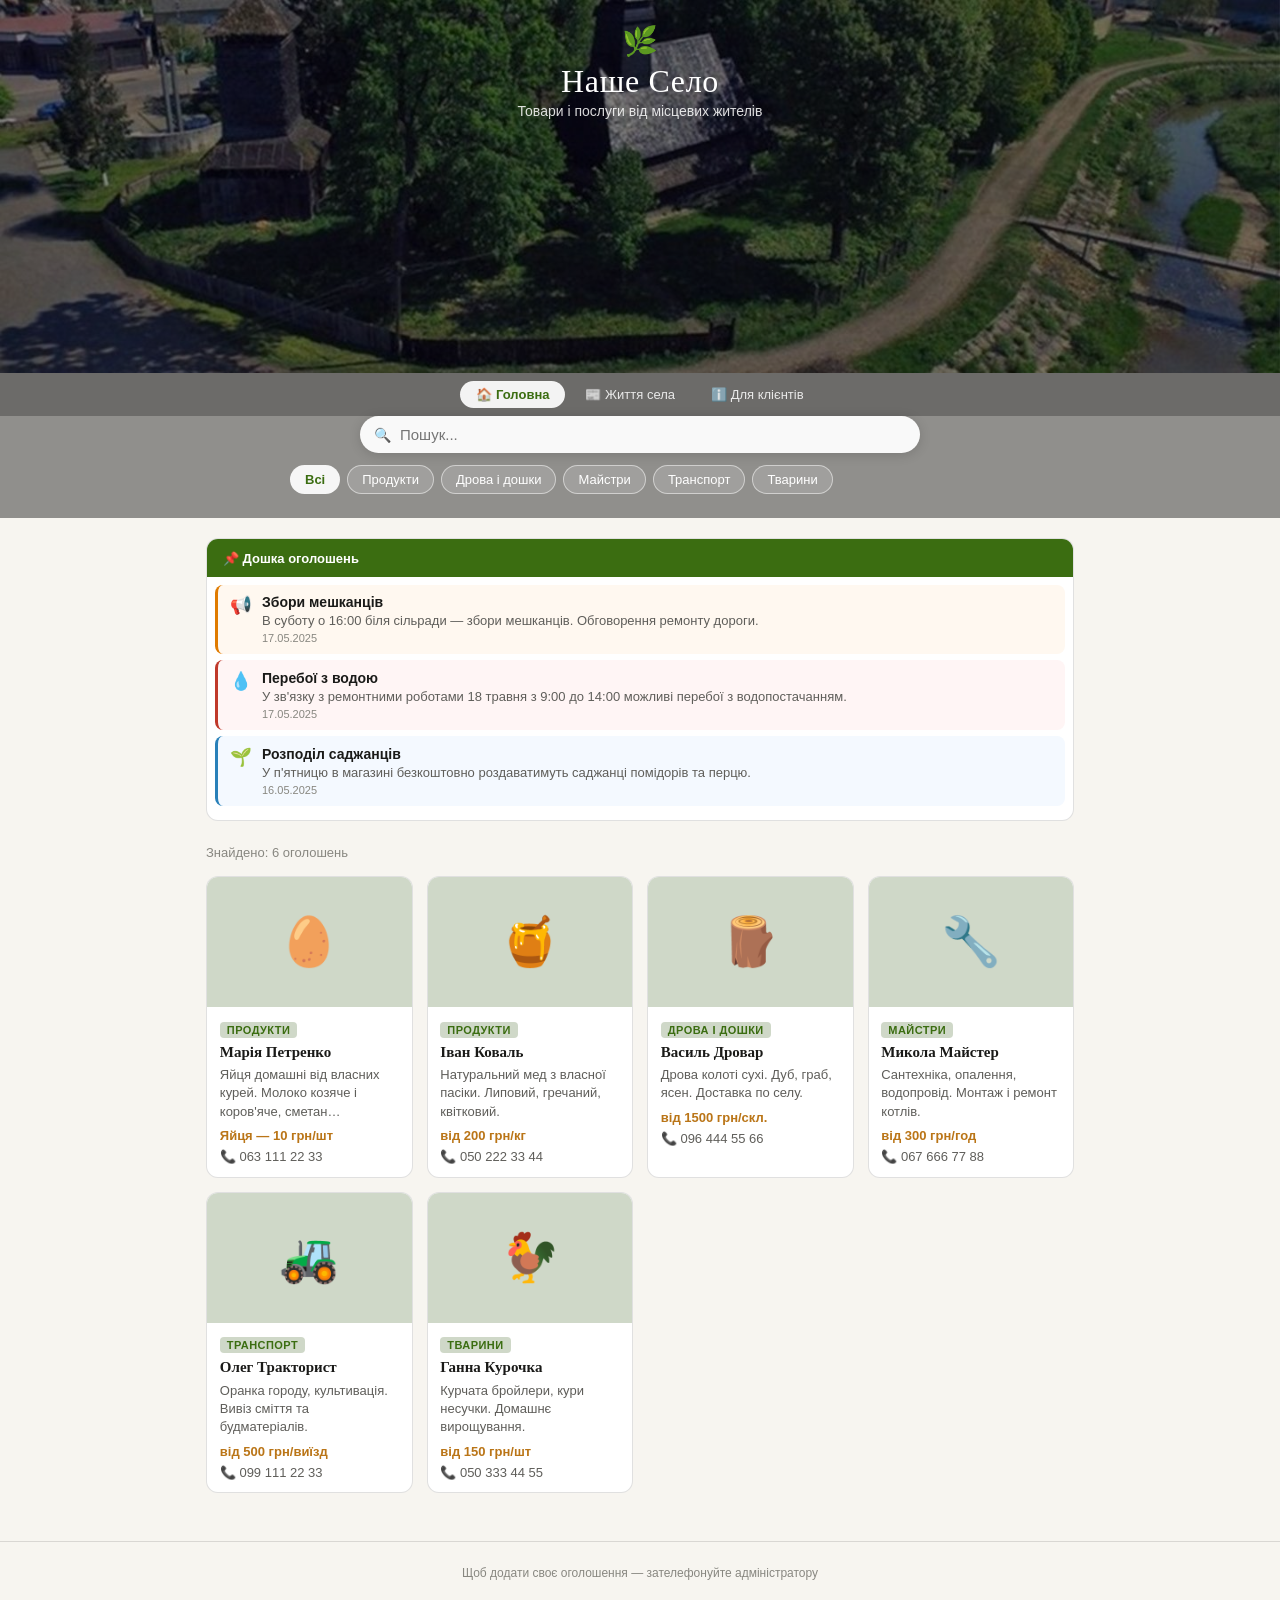
<file: index.html>
<!DOCTYPE html><html lang="uk"><head><meta charset="UTF-8"><meta name="viewport" content="width=device-width,initial-scale=1.0"><title>Наше Село — Товари і Послуги</title><style>:root{--green:#3B6D11;--green-light:rgb(207,216,200);--amber:#BA7517;--text:#1a1a18;--text-muted:#5F5E5A;--text-hint:#888780;--border:rgba(0,0,0,0.12);--bg:#f7f5f0;--radius:12px;}
*{box-sizing:border-box;margin:0;padding:0}
body{font-family:Georgia,'Times New Roman',serif;background:var(--bg);color:var(--text);min-height:100vh}
.site-hero{color:#fff;text-align:center;position:relative}
.hero-bg-img{display:block;width:100%;height:auto;vertical-align:top}
.hero-overlay{position:absolute;top:0;left:0;right:0;z-index:1;padding:1.5rem 1rem 0;display:flex;flex-direction:column;align-items:center}
.hero-tint{position:absolute;inset:0;background:rgba(0,0,0,0.42);z-index:0}
.hero-no-photo{background:var(--green);padding:2rem 1rem 0;display:flex;flex-direction:column;align-items:center}
.site-title{font-size:clamp(1.4rem,4vw,2rem);font-weight:normal;letter-spacing:.02em;margin-bottom:.2rem}
.site-sub{font-size:14px;opacity:.85;font-family:Arial,sans-serif;margin-bottom:1rem}
.header-leaf{font-size:1.8rem;display:block;margin-bottom:.3rem}
.nav-bar{background:rgba(0,0,0,0.25);display:flex;justify-content:center;gap:4px;padding:8px 16px;flex-wrap:wrap;position:relative;z-index:2}
.nav-link{padding:6px 16px;border-radius:20px;font-size:13px;font-family:Arial,sans-serif;color:rgba(255,255,255,0.85);text-decoration:none;transition:all .15s}
.nav-link:hover{background:rgba(255,255,255,0.15);color:#fff}
.nav-link.active{background:rgba(255,255,255,0.92);color:var(--green);font-weight:bold}
.controls{background:transparent;padding:0 1rem 1.25rem;position:relative;z-index:2}
.search-wrap{max-width:560px;margin:0 auto .75rem;position:relative}
.search-wrap input{width:100%;padding:10px 16px 10px 40px;border:none;border-radius:24px;font-size:15px;font-family:Arial,sans-serif;color:var(--text);background:rgba(255,255,255,0.95);outline:none;box-shadow:0 2px 12px rgba(0,0,0,0.15)}
.search-icon{position:absolute;left:14px;top:50%;transform:translateY(-50%);font-size:14px;color:#999}
.cats-scroll{display:flex;gap:7px;overflow-x:auto;padding-bottom:4px;max-width:700px;margin:0 auto;scrollbar-width:none}
.cats-scroll::-webkit-scrollbar{display:none}
.cat-btn{white-space:nowrap;padding:6px 14px;border:1.5px solid rgba(255,255,255,0.5);border-radius:20px;font-size:13px;font-family:Arial,sans-serif;cursor:pointer;background:rgba(255,255,255,0.15);color:#fff;transition:all .15s;flex-shrink:0}
.cat-btn.active{background:rgba(255,255,255,0.92);color:var(--green);border-color:transparent;font-weight:bold}
.main{max-width:900px;margin:0 auto;padding:1.25rem 1rem 3rem}
.count-line{font-size:13px;color:var(--text-hint);font-family:Arial,sans-serif;margin-bottom:1rem}
.news-board{background:#fff;border:1px solid var(--border);border-radius:var(--radius);margin-bottom:1.5rem;overflow:hidden}
.news-board-header{background:var(--green);color:#fff;padding:.7rem 1rem;font-family:Arial,sans-serif;font-size:13px;font-weight:bold;display:flex;align-items:center;gap:6px}
.news-list{padding:.5rem}
.news-item{padding:.6rem .75rem;border-radius:8px;margin-bottom:.4rem;display:flex;align-items:flex-start;gap:10px;border-left:3px solid #ddd}
.news-item.normal{border-left-color:#2980b9;background:#f4f9ff}
.news-item.important{border-left-color:#e07b00;background:#fff8f0}
.news-item.urgent{border-left-color:#c0392b;background:#fff5f5}
.news-emoji{font-size:1.1rem;flex-shrink:0;margin-top:1px}
.news-body{flex:1}
.news-title{font-size:14px;font-weight:bold;font-family:Arial,sans-serif;color:var(--text);margin-bottom:2px}
.news-text{font-size:13px;font-family:Arial,sans-serif;color:var(--text-muted);line-height:1.4}
.news-date{font-size:11px;color:var(--text-hint);font-family:Arial,sans-serif;margin-top:2px}
.grid{display:grid;grid-template-columns:repeat(auto-fill,minmax(200px,1fr));gap:14px}
.card{background:#fff;border:1px solid var(--border);border-radius:var(--radius);overflow:hidden;cursor:pointer;transition:box-shadow .2s,transform .15s}
.card:hover{box-shadow:0 4px 20px rgba(0,0,0,0.1);transform:translateY(-2px)}
.card-img{width:100%;height:130px;background:var(--green-light);display:flex;align-items:center;justify-content:center;font-size:3rem;overflow:hidden}
.card-img img{width:100%;height:100%;object-fit:cover}
.card-body{padding:.8rem}
.card-tag{font-size:11px;font-family:Arial,sans-serif;font-weight:bold;text-transform:uppercase;letter-spacing:.04em;color:var(--green);background:var(--green-light);padding:2px 7px;border-radius:4px;margin-bottom:5px;display:inline-block}
.card-name{font-size:15px;font-weight:bold;margin-bottom:4px;line-height:1.3}
.card-desc{font-size:13px;color:var(--text-muted);font-family:Arial,sans-serif;line-height:1.4;margin-bottom:7px}
.card-price{font-size:13px;font-family:Arial,sans-serif;color:var(--amber);font-weight:bold;margin-bottom:6px}
.card-phone{font-size:13px;font-family:Arial,sans-serif;color:var(--text-muted)}
.modal-overlay{display:none;position:fixed;inset:0;background:rgba(0,0,0,0.5);z-index:100;align-items:center;justify-content:center;padding:1rem}
.modal-overlay.open{display:flex}
.modal{background:#fff;border-radius:var(--radius);max-width:400px;width:100%;overflow:hidden;animation:fU .2s ease}
@keyframes fU{from{opacity:0;transform:translateY(20px)}to{opacity:1;transform:translateY(0)}}
.modal-img{width:100%;height:170px;background:var(--green-light);display:flex;align-items:center;justify-content:center;font-size:4.5rem;position:relative;overflow:hidden}
.modal-img img{width:100%;height:100%;object-fit:cover}
.modal-close{position:absolute;top:8px;right:8px;background:rgba(255,255,255,.9);border:none;border-radius:50%;width:30px;height:30px;font-size:16px;cursor:pointer;line-height:30px;text-align:center}
.modal-body{padding:1.1rem}
.modal-tag{font-size:11px;font-family:Arial,sans-serif;font-weight:bold;text-transform:uppercase;color:var(--green);background:var(--green-light);padding:2px 7px;border-radius:4px;margin-bottom:7px;display:inline-block}
.modal-name{font-size:18px;font-weight:bold;margin-bottom:5px}
.modal-desc{font-size:13px;color:var(--text-muted);font-family:Arial,sans-serif;line-height:1.55;margin-bottom:9px}
.modal-price{font-size:14px;font-family:Arial,sans-serif;color:var(--amber);font-weight:bold;margin-bottom:12px}
.modal-phone-btn{display:block;width:100%;padding:11px;background:var(--green);color:#fff;border:none;border-radius:8px;font-size:15px;font-family:Arial,sans-serif;cursor:pointer;text-decoration:none;text-align:center}
.empty{text-align:center;padding:3rem 1rem;color:var(--text-hint);font-family:Arial,sans-serif}
.empty span{font-size:2.5rem;display:block;margin-bottom:.75rem}
footer{text-align:center;padding:1.5rem;font-size:12px;color:var(--text-hint);font-family:Arial,sans-serif;border-top:1px solid var(--border)}
.page-header{max-width:900px;margin:1.5rem auto .5rem;padding:0 1rem;font-size:22px;font-weight:bold;color:var(--text)}
.page-sub{max-width:900px;margin:0 auto 1rem;padding:0 1rem;font-size:14px;color:var(--text-muted);font-family:Arial,sans-serif}
.life-card{background:#fff;border:1px solid var(--border);border-radius:var(--radius);padding:1.1rem;margin-bottom:12px;display:flex;gap:12px;align-items:flex-start}
.life-emoji{font-size:2rem;flex-shrink:0;margin-top:2px}
.life-body{flex:1}
.life-title{font-size:16px;font-weight:bold;margin-bottom:4px}
.life-text{font-size:14px;font-family:Arial,sans-serif;color:var(--text-muted);line-height:1.55}
.life-date{font-size:12px;color:var(--text-hint);font-family:Arial,sans-serif;margin-top:5px}
.info-card{background:#fff;border:1px solid var(--border);border-radius:var(--radius);padding:1.1rem;margin-bottom:12px;display:flex;gap:12px;align-items:flex-start}
.info-emoji{font-size:1.8rem;flex-shrink:0;margin-top:2px}
.info-body{flex:1}
.info-title{font-size:15px;font-weight:bold;margin-bottom:5px;font-family:Arial,sans-serif}
.info-text{font-size:14px;font-family:Arial,sans-serif;color:var(--text-muted);line-height:1.6}
@media(max-width:480px){.grid{grid-template-columns:1fr 1fr;gap:10px}.card-img{height:100px;font-size:2rem}}</style></head><body>
<div class="site-hero">
  <img class="hero-bg-img" src="[data-uri]" alt="">
  <div class="hero-tint"></div>
  <div class="hero-overlay">
    <span class="header-leaf">🌿</span>
    <div class="site-title">Наше Село</div>
    <div class="site-sub">Товари і послуги від місцевих жителів</div>
  </div>
  <div class="nav-bar"><a href="index.html" class="nav-link active">🏠 Головна</a><a href="life.html" class="nav-link">📰 Життя села</a><a href="info.html" class="nav-link">ℹ️ Для клієнтів</a></div>
  <div class="controls"><div class="search-wrap"><span class="search-icon">🔍</span><input type="text" id="search" placeholder="Пошук..." oninput="render()"></div><div class="cats-scroll" id="cats"></div></div>
</div>
<main class="main">
  <div id="news-board"></div>
  <div class="count-line" id="count"></div>
  <div class="grid" id="grid"></div>
</main>
<footer>Щоб додати своє оголошення — зателефонуйте адміністратору</footer>
<div class="modal-overlay" id="modal" onclick="if(event.target===this)closeModal()">
  <div class="modal">
    <div class="modal-img" id="m-img"><button class="modal-close" onclick="closeModal()">✕</button></div>
    <div class="modal-body"><div class="modal-tag" id="m-tag"></div><div class="modal-name" id="m-name"></div><div class="modal-desc" id="m-desc"></div><div class="modal-price" id="m-price"></div><a class="modal-phone-btn" id="m-phone">📞</a></div>
  </div>
</div>
<script>
const sellers=[{"id":1,"cat":"food","emoji":"🥚","name":"Марія Петренко","desc":"Яйця домашні від власних курей. Молоко козяче і коров'яче, сметана.","price":"Яйця — 10 грн/шт","phone":"063 111 22 33","photo":""},{"id":2,"cat":"food","emoji":"🍯","name":"Іван Коваль","desc":"Натуральний мед з власної пасіки. Липовий, гречаний, квітковий.","price":"від 200 грн/кг","phone":"050 222 33 44","photo":""},{"id":3,"cat":"wood","emoji":"🪵","name":"Василь Дровар","desc":"Дрова колоті сухі. Дуб, граб, ясен. Доставка по селу.","price":"від 1500 грн/скл.","phone":"096 444 55 66","photo":""},{"id":4,"cat":"service","emoji":"🔧","name":"Микола Майстер","desc":"Сантехніка, опалення, водопровід. Монтаж і ремонт котлів.","price":"від 300 грн/год","phone":"067 666 77 88","photo":""},{"id":5,"cat":"transport","emoji":"🚜","name":"Олег Тракторист","desc":"Оранка городу, культивація. Вивіз сміття та будматеріалів.","price":"від 500 грн/виїзд","phone":"099 111 22 33","photo":""},{"id":6,"cat":"animals","emoji":"🐓","name":"Ганна Курочка","desc":"Курчата бройлери, кури несучки. Домашнє вирощування.","price":"від 150 грн/шт","phone":"050 333 44 55","photo":""}];
const newsItems=[{"id":101,"emoji":"📢","title":"Збори мешканців","text":"В суботу о 16:00 біля сільради — збори мешканців. Обговорення ремонту дороги.","date":"17.05.2025","priority":"important"},{"id":102,"emoji":"💧","title":"Перебої з водою","text":"У зв'язку з ремонтними роботами 18 травня з 9:00 до 14:00 можливі перебої з водопостачанням.","date":"17.05.2025","priority":"urgent"},{"id":103,"emoji":"🌱","title":"Розподіл саджанців","text":"У п'ятницю в магазині безкоштовно роздаватимуть саджанці помідорів та перцю.","date":"16.05.2025","priority":"normal"}];
const CATS=[{"id":"all","label":"Всі"},{"id":"food","label":"Продукти"},{"id":"wood","label":"Дрова і дошки"},{"id":"service","label":"Майстри"},{"id":"transport","label":"Транспорт"},{"id":"animals","label":"Тварини"}];
let cat='all';
function cLabel(id){return CATS.find(c=>c.id===id)?.label||id;}
function renderNews(){
  const nb=document.getElementById('news-board');
  if(!newsItems.length){nb.style.display='none';return;}
  nb.innerHTML='<div class="news-board"><div class="news-board-header">📌 Дошка оголошень</div><div class="news-list">'+
    newsItems.map(n=>`<div class="news-item ${n.priority}"><div class="news-emoji">${n.emoji}</div><div class="news-body"><div class="news-title">${n.title}</div><div class="news-text">${n.text}</div><div class="news-date">${n.date}</div></div></div>`).join('')+
  '</div></div>';
}
function renderCats(){document.getElementById('cats').innerHTML=CATS.map(c=>`<button class="cat-btn${c.id===cat?' active':''}" onclick="setCat('${c.id}')">${c.label}</button>`).join('');}
function setCat(id){cat=id;render();}
function wf(n,a,b,c){const m=n%10,h=n%100;if(h>=11&&h<=19)return c;if(m===1)return a;if(m>=2&&m<=4)return b;return c;}
function render(){
  renderCats();
  const q=(document.getElementById('search').value||'').toLowerCase().trim();
  const f=sellers.filter(s=>(cat==='all'||s.cat===cat)&&(!q||s.name.toLowerCase().includes(q)||s.desc.toLowerCase().includes(q)));
  document.getElementById('count').textContent=f.length?`Знайдено: ${f.length} ${wf(f.length,'оголошення','оголошення','оголошень')}`:'';
  const g=document.getElementById('grid');
  if(!f.length){g.innerHTML='<div class="empty"><span>🌾</span>Нічого не знайдено.</div>';return;}
  g.innerHTML=f.map(s=>`<div class="card" onclick="openModal(${s.id})"><div class="card-img">${s.photo?`<img src="${s.photo}" alt="">`:s.emoji}</div><div class="card-body"><div class="card-tag">${cLabel(s.cat)}</div><div class="card-name">${s.name}</div><div class="card-desc">${s.desc.length>65?s.desc.slice(0,65)+'…':s.desc}</div><div class="card-price">${s.price}</div><div class="card-phone">📞 ${s.phone}</div></div></div>`).join('');
}
function openModal(id){
  const s=sellers.find(x=>x.id===id);if(!s)return;
  const mi=document.getElementById('m-img');
  mi.innerHTML=s.photo?`<img src="${s.photo}" alt="" style="width:100%;height:100%;object-fit:cover"><button class="modal-close" onclick="closeModal()">✕</button>`:`<span style="font-size:4.5rem">${s.emoji}</span><button class="modal-close" onclick="closeModal()">✕</button>`;
  document.getElementById('m-tag').textContent=cLabel(s.cat);
  document.getElementById('m-name').textContent=s.name;
  document.getElementById('m-desc').textContent=s.desc;
  document.getElementById('m-price').textContent=s.price;
  const btn=document.getElementById('m-phone');btn.textContent='📞 '+s.phone;btn.href='tel:'+s.phone.replace(/\s/g,'');
  document.getElementById('modal').classList.add('open');document.body.style.overflow='hidden';
}
function closeModal(){document.getElementById('modal').classList.remove('open');document.body.style.overflow='';}
document.addEventListener('keydown',e=>{if(e.key==='Escape')closeModal();});
renderNews();render();
</script></body></html>
</file>
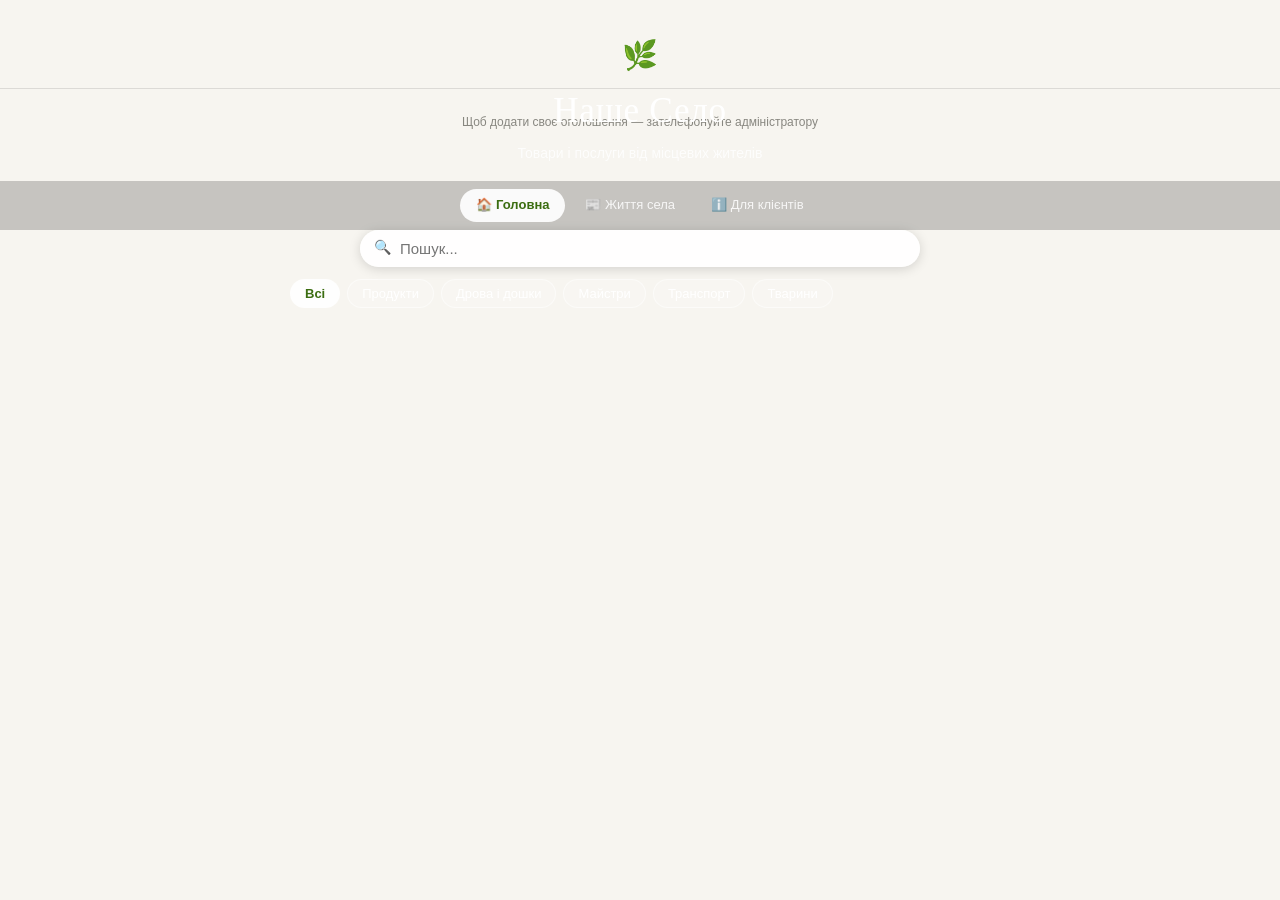
<file: sokyrnytsia/index.html>
<!DOCTYPE html>
<html lang="uk">
<head>
  <meta charset="UTF-8">
  <meta name="viewport" content="width=device-width, initial-scale=1.0">
  <title>Сокирниця — Товари і Послуги</title>
  <link rel="stylesheet" href="css/style.css">
</head>
<body>

  <!-- ШАПКА (заповнюється через JS) -->
  <div id="hero-mount"></div>

  <!-- ОСНОВНИЙ КОНТЕНТ -->
  <main class="main" id="main-mount"></main>

  <!-- ФУТЕР -->
  <footer></footer>

  <!-- МОДАЛЬНЕ ВІКНО -->
  <div class="modal-overlay" id="modal" onclick="if(event.target===this)window.closeModal()">
    <div class="modal">
      <div class="modal-img" id="m-img">
        <button class="modal-close" onclick="window.closeModal()">✕</button>
      </div>
      <div class="modal-body">
        <div class="modal-tag"   id="m-tag"></div>
        <div class="modal-name"  id="m-name"></div>
        <div class="modal-desc"  id="m-desc"></div>
        <div class="modal-price" id="m-price"></div>
        <a class="modal-phone-btn" id="m-phone">📞</a>
      </div>
    </div>
  </div>

  <script src="js/data.js"></script>
  <script src="js/site.js"></script>
  <script>window.initPage('home');</script>
</body>
</html>
</file>
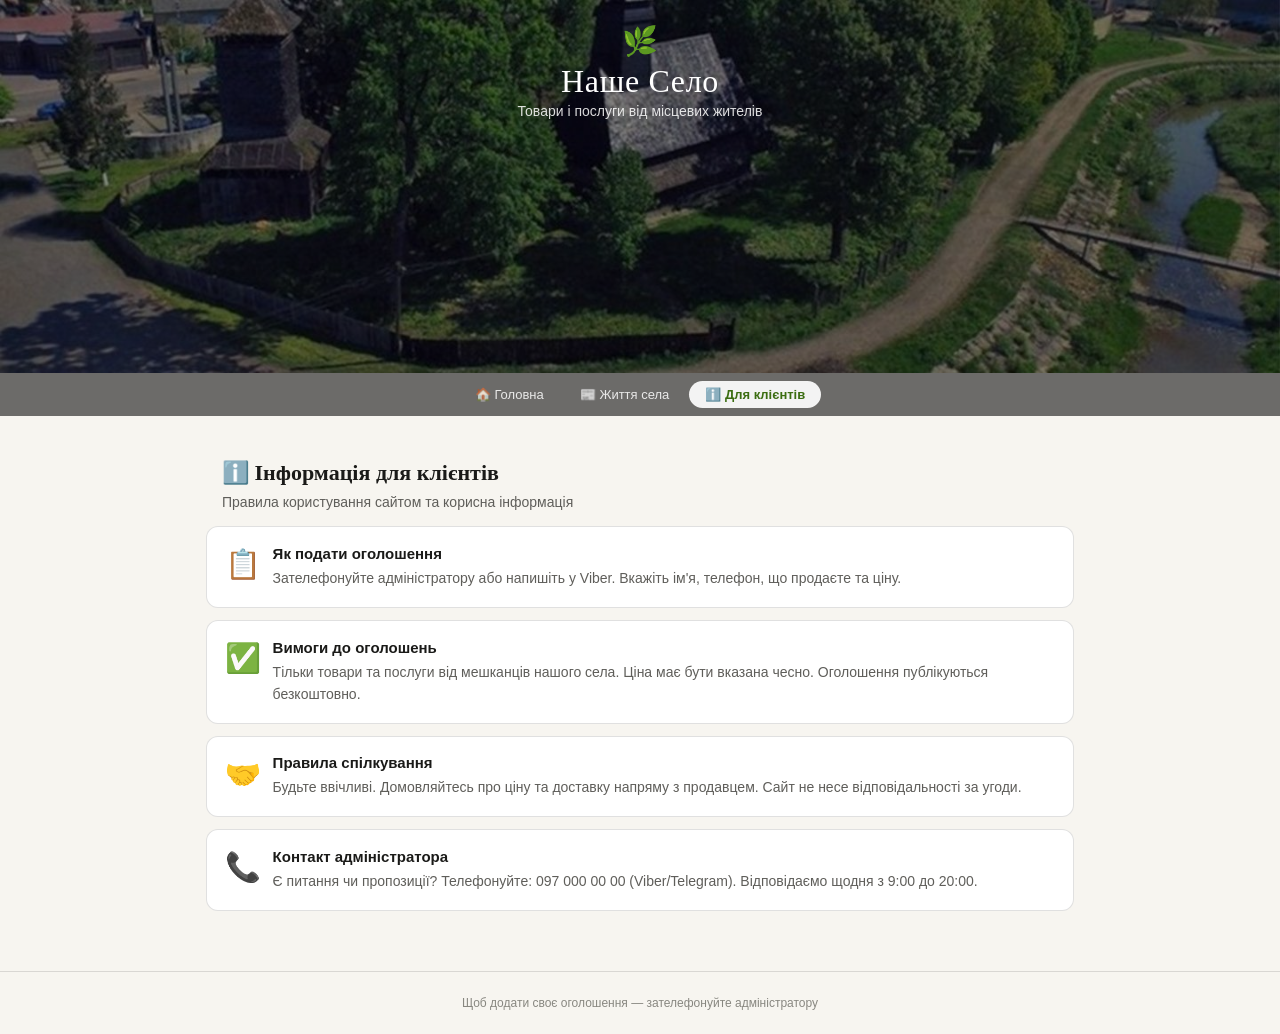
<file: info.html>
<!DOCTYPE html><html lang="uk"><head><meta charset="UTF-8"><meta name="viewport" content="width=device-width,initial-scale=1.0"><title>Наше Село — Для клієнтів</title><style>:root{--green:#3B6D11;--green-light:rgb(207,216,200);--amber:#BA7517;--text:#1a1a18;--text-muted:#5F5E5A;--text-hint:#888780;--border:rgba(0,0,0,0.12);--bg:#f7f5f0;--radius:12px;}
*{box-sizing:border-box;margin:0;padding:0}
body{font-family:Georgia,'Times New Roman',serif;background:var(--bg);color:var(--text);min-height:100vh}
.site-hero{color:#fff;text-align:center;position:relative}
.hero-bg-img{display:block;width:100%;height:auto;vertical-align:top}
.hero-overlay{position:absolute;top:0;left:0;right:0;z-index:1;padding:1.5rem 1rem 0;display:flex;flex-direction:column;align-items:center}
.hero-tint{position:absolute;inset:0;background:rgba(0,0,0,0.42);z-index:0}
.hero-no-photo{background:var(--green);padding:2rem 1rem 0;display:flex;flex-direction:column;align-items:center}
.site-title{font-size:clamp(1.4rem,4vw,2rem);font-weight:normal;letter-spacing:.02em;margin-bottom:.2rem}
.site-sub{font-size:14px;opacity:.85;font-family:Arial,sans-serif;margin-bottom:1rem}
.header-leaf{font-size:1.8rem;display:block;margin-bottom:.3rem}
.nav-bar{background:rgba(0,0,0,0.25);display:flex;justify-content:center;gap:4px;padding:8px 16px;flex-wrap:wrap;position:relative;z-index:2}
.nav-link{padding:6px 16px;border-radius:20px;font-size:13px;font-family:Arial,sans-serif;color:rgba(255,255,255,0.85);text-decoration:none;transition:all .15s}
.nav-link:hover{background:rgba(255,255,255,0.15);color:#fff}
.nav-link.active{background:rgba(255,255,255,0.92);color:var(--green);font-weight:bold}
.controls{background:transparent;padding:0 1rem 1.25rem;position:relative;z-index:2}
.search-wrap{max-width:560px;margin:0 auto .75rem;position:relative}
.search-wrap input{width:100%;padding:10px 16px 10px 40px;border:none;border-radius:24px;font-size:15px;font-family:Arial,sans-serif;color:var(--text);background:rgba(255,255,255,0.95);outline:none;box-shadow:0 2px 12px rgba(0,0,0,0.15)}
.search-icon{position:absolute;left:14px;top:50%;transform:translateY(-50%);font-size:14px;color:#999}
.cats-scroll{display:flex;gap:7px;overflow-x:auto;padding-bottom:4px;max-width:700px;margin:0 auto;scrollbar-width:none}
.cats-scroll::-webkit-scrollbar{display:none}
.cat-btn{white-space:nowrap;padding:6px 14px;border:1.5px solid rgba(255,255,255,0.5);border-radius:20px;font-size:13px;font-family:Arial,sans-serif;cursor:pointer;background:rgba(255,255,255,0.15);color:#fff;transition:all .15s;flex-shrink:0}
.cat-btn.active{background:rgba(255,255,255,0.92);color:var(--green);border-color:transparent;font-weight:bold}
.main{max-width:900px;margin:0 auto;padding:1.25rem 1rem 3rem}
.count-line{font-size:13px;color:var(--text-hint);font-family:Arial,sans-serif;margin-bottom:1rem}
.news-board{background:#fff;border:1px solid var(--border);border-radius:var(--radius);margin-bottom:1.5rem;overflow:hidden}
.news-board-header{background:var(--green);color:#fff;padding:.7rem 1rem;font-family:Arial,sans-serif;font-size:13px;font-weight:bold;display:flex;align-items:center;gap:6px}
.news-list{padding:.5rem}
.news-item{padding:.6rem .75rem;border-radius:8px;margin-bottom:.4rem;display:flex;align-items:flex-start;gap:10px;border-left:3px solid #ddd}
.news-item.normal{border-left-color:#2980b9;background:#f4f9ff}
.news-item.important{border-left-color:#e07b00;background:#fff8f0}
.news-item.urgent{border-left-color:#c0392b;background:#fff5f5}
.news-emoji{font-size:1.1rem;flex-shrink:0;margin-top:1px}
.news-body{flex:1}
.news-title{font-size:14px;font-weight:bold;font-family:Arial,sans-serif;color:var(--text);margin-bottom:2px}
.news-text{font-size:13px;font-family:Arial,sans-serif;color:var(--text-muted);line-height:1.4}
.news-date{font-size:11px;color:var(--text-hint);font-family:Arial,sans-serif;margin-top:2px}
.grid{display:grid;grid-template-columns:repeat(auto-fill,minmax(200px,1fr));gap:14px}
.card{background:#fff;border:1px solid var(--border);border-radius:var(--radius);overflow:hidden;cursor:pointer;transition:box-shadow .2s,transform .15s}
.card:hover{box-shadow:0 4px 20px rgba(0,0,0,0.1);transform:translateY(-2px)}
.card-img{width:100%;height:130px;background:var(--green-light);display:flex;align-items:center;justify-content:center;font-size:3rem;overflow:hidden}
.card-img img{width:100%;height:100%;object-fit:cover}
.card-body{padding:.8rem}
.card-tag{font-size:11px;font-family:Arial,sans-serif;font-weight:bold;text-transform:uppercase;letter-spacing:.04em;color:var(--green);background:var(--green-light);padding:2px 7px;border-radius:4px;margin-bottom:5px;display:inline-block}
.card-name{font-size:15px;font-weight:bold;margin-bottom:4px;line-height:1.3}
.card-desc{font-size:13px;color:var(--text-muted);font-family:Arial,sans-serif;line-height:1.4;margin-bottom:7px}
.card-price{font-size:13px;font-family:Arial,sans-serif;color:var(--amber);font-weight:bold;margin-bottom:6px}
.card-phone{font-size:13px;font-family:Arial,sans-serif;color:var(--text-muted)}
.modal-overlay{display:none;position:fixed;inset:0;background:rgba(0,0,0,0.5);z-index:100;align-items:center;justify-content:center;padding:1rem}
.modal-overlay.open{display:flex}
.modal{background:#fff;border-radius:var(--radius);max-width:400px;width:100%;overflow:hidden;animation:fU .2s ease}
@keyframes fU{from{opacity:0;transform:translateY(20px)}to{opacity:1;transform:translateY(0)}}
.modal-img{width:100%;height:170px;background:var(--green-light);display:flex;align-items:center;justify-content:center;font-size:4.5rem;position:relative;overflow:hidden}
.modal-img img{width:100%;height:100%;object-fit:cover}
.modal-close{position:absolute;top:8px;right:8px;background:rgba(255,255,255,.9);border:none;border-radius:50%;width:30px;height:30px;font-size:16px;cursor:pointer;line-height:30px;text-align:center}
.modal-body{padding:1.1rem}
.modal-tag{font-size:11px;font-family:Arial,sans-serif;font-weight:bold;text-transform:uppercase;color:var(--green);background:var(--green-light);padding:2px 7px;border-radius:4px;margin-bottom:7px;display:inline-block}
.modal-name{font-size:18px;font-weight:bold;margin-bottom:5px}
.modal-desc{font-size:13px;color:var(--text-muted);font-family:Arial,sans-serif;line-height:1.55;margin-bottom:9px}
.modal-price{font-size:14px;font-family:Arial,sans-serif;color:var(--amber);font-weight:bold;margin-bottom:12px}
.modal-phone-btn{display:block;width:100%;padding:11px;background:var(--green);color:#fff;border:none;border-radius:8px;font-size:15px;font-family:Arial,sans-serif;cursor:pointer;text-decoration:none;text-align:center}
.empty{text-align:center;padding:3rem 1rem;color:var(--text-hint);font-family:Arial,sans-serif}
.empty span{font-size:2.5rem;display:block;margin-bottom:.75rem}
footer{text-align:center;padding:1.5rem;font-size:12px;color:var(--text-hint);font-family:Arial,sans-serif;border-top:1px solid var(--border)}
.page-header{max-width:900px;margin:1.5rem auto .5rem;padding:0 1rem;font-size:22px;font-weight:bold;color:var(--text)}
.page-sub{max-width:900px;margin:0 auto 1rem;padding:0 1rem;font-size:14px;color:var(--text-muted);font-family:Arial,sans-serif}
.life-card{background:#fff;border:1px solid var(--border);border-radius:var(--radius);padding:1.1rem;margin-bottom:12px;display:flex;gap:12px;align-items:flex-start}
.life-emoji{font-size:2rem;flex-shrink:0;margin-top:2px}
.life-body{flex:1}
.life-title{font-size:16px;font-weight:bold;margin-bottom:4px}
.life-text{font-size:14px;font-family:Arial,sans-serif;color:var(--text-muted);line-height:1.55}
.life-date{font-size:12px;color:var(--text-hint);font-family:Arial,sans-serif;margin-top:5px}
.info-card{background:#fff;border:1px solid var(--border);border-radius:var(--radius);padding:1.1rem;margin-bottom:12px;display:flex;gap:12px;align-items:flex-start}
.info-emoji{font-size:1.8rem;flex-shrink:0;margin-top:2px}
.info-body{flex:1}
.info-title{font-size:15px;font-weight:bold;margin-bottom:5px;font-family:Arial,sans-serif}
.info-text{font-size:14px;font-family:Arial,sans-serif;color:var(--text-muted);line-height:1.6}
@media(max-width:480px){.grid{grid-template-columns:1fr 1fr;gap:10px}.card-img{height:100px;font-size:2rem}}</style></head><body>
<div class="site-hero">
  <img class="hero-bg-img" src="[data-uri]" alt="">
  <div class="hero-tint"></div>
  <div class="hero-overlay">
    <span class="header-leaf">🌿</span>
    <div class="site-title">Наше Село</div>
    <div class="site-sub">Товари і послуги від місцевих жителів</div>
  </div>
  <div class="nav-bar"><a href="index.html" class="nav-link">🏠 Головна</a><a href="life.html" class="nav-link">📰 Життя села</a><a href="info.html" class="nav-link active">ℹ️ Для клієнтів</a></div>
  
</div>
<main class="main">
  <div class="page-header">ℹ️ Інформація для клієнтів</div>
  <div class="page-sub">Правила користування сайтом та корисна інформація</div>
  <div class="info-card"><div class="info-emoji">📋</div><div class="info-body"><div class="info-title">Як подати оголошення</div><div class="info-text">Зателефонуйте адміністратору або напишіть у Viber. Вкажіть ім'я, телефон, що продаєте та ціну.</div></div></div><div class="info-card"><div class="info-emoji">✅</div><div class="info-body"><div class="info-title">Вимоги до оголошень</div><div class="info-text">Тільки товари та послуги від мешканців нашого села. Ціна має бути вказана чесно. Оголошення публікуються безкоштовно.</div></div></div><div class="info-card"><div class="info-emoji">🤝</div><div class="info-body"><div class="info-title">Правила спілкування</div><div class="info-text">Будьте ввічливі. Домовляйтесь про ціну та доставку напряму з продавцем. Сайт не несе відповідальності за угоди.</div></div></div><div class="info-card"><div class="info-emoji">📞</div><div class="info-body"><div class="info-title">Контакт адміністратора</div><div class="info-text">Є питання чи пропозиції? Телефонуйте: 097 000 00 00 (Viber/Telegram). Відповідаємо щодня з 9:00 до 20:00.</div></div></div>
</main>
<footer>Щоб додати своє оголошення — зателефонуйте адміністратору</footer>
</body></html>
</file>
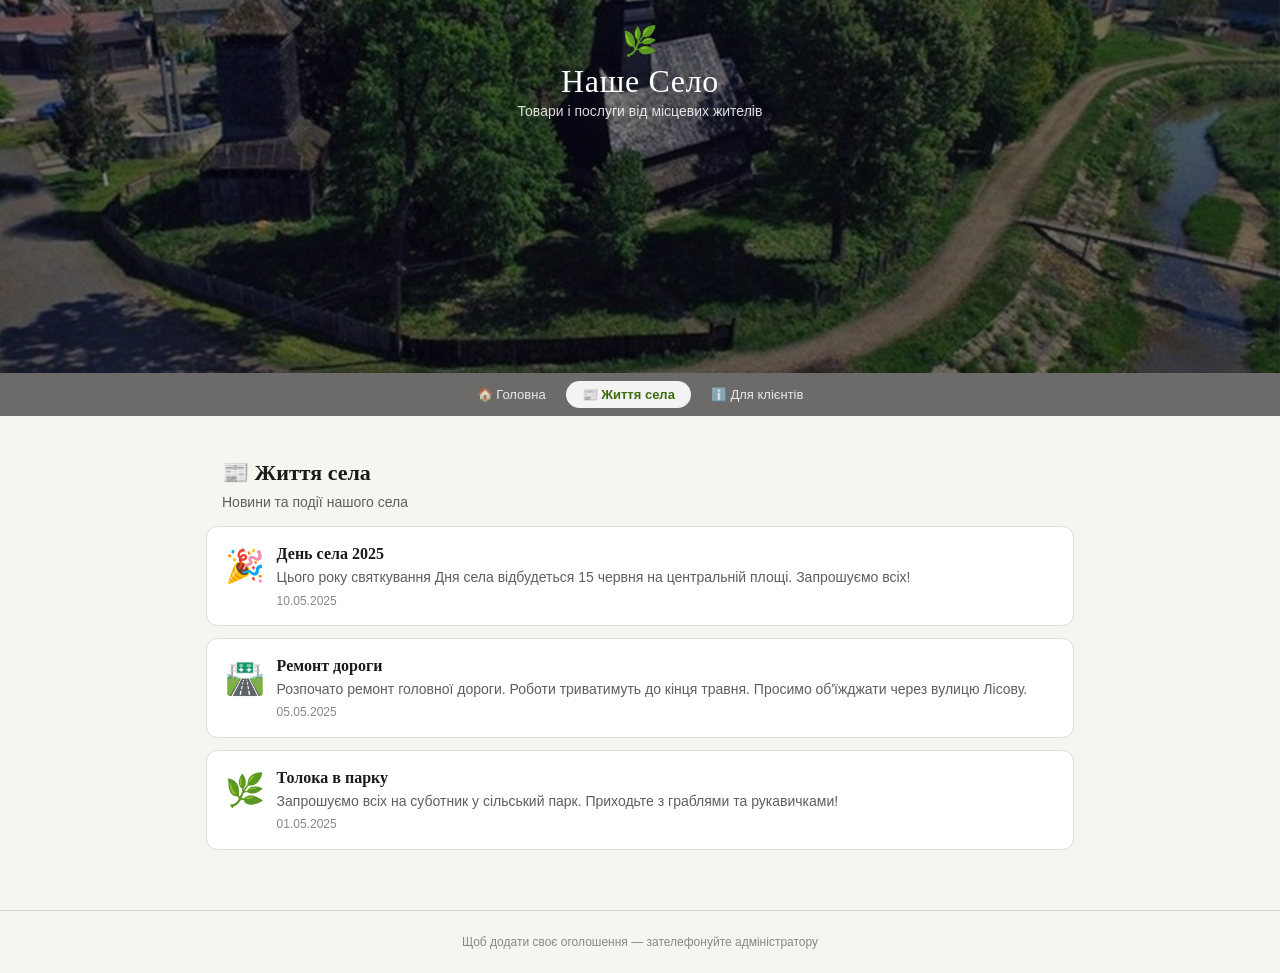
<file: life.html>
<!DOCTYPE html><html lang="uk"><head><meta charset="UTF-8"><meta name="viewport" content="width=device-width,initial-scale=1.0"><title>Наше Село — Життя села</title><style>:root{--green:#3B6D11;--green-light:rgb(207,216,200);--amber:#BA7517;--text:#1a1a18;--text-muted:#5F5E5A;--text-hint:#888780;--border:rgba(0,0,0,0.12);--bg:#f7f5f0;--radius:12px;}
*{box-sizing:border-box;margin:0;padding:0}
body{font-family:Georgia,'Times New Roman',serif;background:var(--bg);color:var(--text);min-height:100vh}
.site-hero{color:#fff;text-align:center;position:relative}
.hero-bg-img{display:block;width:100%;height:auto;vertical-align:top}
.hero-overlay{position:absolute;top:0;left:0;right:0;z-index:1;padding:1.5rem 1rem 0;display:flex;flex-direction:column;align-items:center}
.hero-tint{position:absolute;inset:0;background:rgba(0,0,0,0.42);z-index:0}
.hero-no-photo{background:var(--green);padding:2rem 1rem 0;display:flex;flex-direction:column;align-items:center}
.site-title{font-size:clamp(1.4rem,4vw,2rem);font-weight:normal;letter-spacing:.02em;margin-bottom:.2rem}
.site-sub{font-size:14px;opacity:.85;font-family:Arial,sans-serif;margin-bottom:1rem}
.header-leaf{font-size:1.8rem;display:block;margin-bottom:.3rem}
.nav-bar{background:rgba(0,0,0,0.25);display:flex;justify-content:center;gap:4px;padding:8px 16px;flex-wrap:wrap;position:relative;z-index:2}
.nav-link{padding:6px 16px;border-radius:20px;font-size:13px;font-family:Arial,sans-serif;color:rgba(255,255,255,0.85);text-decoration:none;transition:all .15s}
.nav-link:hover{background:rgba(255,255,255,0.15);color:#fff}
.nav-link.active{background:rgba(255,255,255,0.92);color:var(--green);font-weight:bold}
.controls{background:transparent;padding:0 1rem 1.25rem;position:relative;z-index:2}
.search-wrap{max-width:560px;margin:0 auto .75rem;position:relative}
.search-wrap input{width:100%;padding:10px 16px 10px 40px;border:none;border-radius:24px;font-size:15px;font-family:Arial,sans-serif;color:var(--text);background:rgba(255,255,255,0.95);outline:none;box-shadow:0 2px 12px rgba(0,0,0,0.15)}
.search-icon{position:absolute;left:14px;top:50%;transform:translateY(-50%);font-size:14px;color:#999}
.cats-scroll{display:flex;gap:7px;overflow-x:auto;padding-bottom:4px;max-width:700px;margin:0 auto;scrollbar-width:none}
.cats-scroll::-webkit-scrollbar{display:none}
.cat-btn{white-space:nowrap;padding:6px 14px;border:1.5px solid rgba(255,255,255,0.5);border-radius:20px;font-size:13px;font-family:Arial,sans-serif;cursor:pointer;background:rgba(255,255,255,0.15);color:#fff;transition:all .15s;flex-shrink:0}
.cat-btn.active{background:rgba(255,255,255,0.92);color:var(--green);border-color:transparent;font-weight:bold}
.main{max-width:900px;margin:0 auto;padding:1.25rem 1rem 3rem}
.count-line{font-size:13px;color:var(--text-hint);font-family:Arial,sans-serif;margin-bottom:1rem}
.news-board{background:#fff;border:1px solid var(--border);border-radius:var(--radius);margin-bottom:1.5rem;overflow:hidden}
.news-board-header{background:var(--green);color:#fff;padding:.7rem 1rem;font-family:Arial,sans-serif;font-size:13px;font-weight:bold;display:flex;align-items:center;gap:6px}
.news-list{padding:.5rem}
.news-item{padding:.6rem .75rem;border-radius:8px;margin-bottom:.4rem;display:flex;align-items:flex-start;gap:10px;border-left:3px solid #ddd}
.news-item.normal{border-left-color:#2980b9;background:#f4f9ff}
.news-item.important{border-left-color:#e07b00;background:#fff8f0}
.news-item.urgent{border-left-color:#c0392b;background:#fff5f5}
.news-emoji{font-size:1.1rem;flex-shrink:0;margin-top:1px}
.news-body{flex:1}
.news-title{font-size:14px;font-weight:bold;font-family:Arial,sans-serif;color:var(--text);margin-bottom:2px}
.news-text{font-size:13px;font-family:Arial,sans-serif;color:var(--text-muted);line-height:1.4}
.news-date{font-size:11px;color:var(--text-hint);font-family:Arial,sans-serif;margin-top:2px}
.grid{display:grid;grid-template-columns:repeat(auto-fill,minmax(200px,1fr));gap:14px}
.card{background:#fff;border:1px solid var(--border);border-radius:var(--radius);overflow:hidden;cursor:pointer;transition:box-shadow .2s,transform .15s}
.card:hover{box-shadow:0 4px 20px rgba(0,0,0,0.1);transform:translateY(-2px)}
.card-img{width:100%;height:130px;background:var(--green-light);display:flex;align-items:center;justify-content:center;font-size:3rem;overflow:hidden}
.card-img img{width:100%;height:100%;object-fit:cover}
.card-body{padding:.8rem}
.card-tag{font-size:11px;font-family:Arial,sans-serif;font-weight:bold;text-transform:uppercase;letter-spacing:.04em;color:var(--green);background:var(--green-light);padding:2px 7px;border-radius:4px;margin-bottom:5px;display:inline-block}
.card-name{font-size:15px;font-weight:bold;margin-bottom:4px;line-height:1.3}
.card-desc{font-size:13px;color:var(--text-muted);font-family:Arial,sans-serif;line-height:1.4;margin-bottom:7px}
.card-price{font-size:13px;font-family:Arial,sans-serif;color:var(--amber);font-weight:bold;margin-bottom:6px}
.card-phone{font-size:13px;font-family:Arial,sans-serif;color:var(--text-muted)}
.modal-overlay{display:none;position:fixed;inset:0;background:rgba(0,0,0,0.5);z-index:100;align-items:center;justify-content:center;padding:1rem}
.modal-overlay.open{display:flex}
.modal{background:#fff;border-radius:var(--radius);max-width:400px;width:100%;overflow:hidden;animation:fU .2s ease}
@keyframes fU{from{opacity:0;transform:translateY(20px)}to{opacity:1;transform:translateY(0)}}
.modal-img{width:100%;height:170px;background:var(--green-light);display:flex;align-items:center;justify-content:center;font-size:4.5rem;position:relative;overflow:hidden}
.modal-img img{width:100%;height:100%;object-fit:cover}
.modal-close{position:absolute;top:8px;right:8px;background:rgba(255,255,255,.9);border:none;border-radius:50%;width:30px;height:30px;font-size:16px;cursor:pointer;line-height:30px;text-align:center}
.modal-body{padding:1.1rem}
.modal-tag{font-size:11px;font-family:Arial,sans-serif;font-weight:bold;text-transform:uppercase;color:var(--green);background:var(--green-light);padding:2px 7px;border-radius:4px;margin-bottom:7px;display:inline-block}
.modal-name{font-size:18px;font-weight:bold;margin-bottom:5px}
.modal-desc{font-size:13px;color:var(--text-muted);font-family:Arial,sans-serif;line-height:1.55;margin-bottom:9px}
.modal-price{font-size:14px;font-family:Arial,sans-serif;color:var(--amber);font-weight:bold;margin-bottom:12px}
.modal-phone-btn{display:block;width:100%;padding:11px;background:var(--green);color:#fff;border:none;border-radius:8px;font-size:15px;font-family:Arial,sans-serif;cursor:pointer;text-decoration:none;text-align:center}
.empty{text-align:center;padding:3rem 1rem;color:var(--text-hint);font-family:Arial,sans-serif}
.empty span{font-size:2.5rem;display:block;margin-bottom:.75rem}
footer{text-align:center;padding:1.5rem;font-size:12px;color:var(--text-hint);font-family:Arial,sans-serif;border-top:1px solid var(--border)}
.page-header{max-width:900px;margin:1.5rem auto .5rem;padding:0 1rem;font-size:22px;font-weight:bold;color:var(--text)}
.page-sub{max-width:900px;margin:0 auto 1rem;padding:0 1rem;font-size:14px;color:var(--text-muted);font-family:Arial,sans-serif}
.life-card{background:#fff;border:1px solid var(--border);border-radius:var(--radius);padding:1.1rem;margin-bottom:12px;display:flex;gap:12px;align-items:flex-start}
.life-emoji{font-size:2rem;flex-shrink:0;margin-top:2px}
.life-body{flex:1}
.life-title{font-size:16px;font-weight:bold;margin-bottom:4px}
.life-text{font-size:14px;font-family:Arial,sans-serif;color:var(--text-muted);line-height:1.55}
.life-date{font-size:12px;color:var(--text-hint);font-family:Arial,sans-serif;margin-top:5px}
.info-card{background:#fff;border:1px solid var(--border);border-radius:var(--radius);padding:1.1rem;margin-bottom:12px;display:flex;gap:12px;align-items:flex-start}
.info-emoji{font-size:1.8rem;flex-shrink:0;margin-top:2px}
.info-body{flex:1}
.info-title{font-size:15px;font-weight:bold;margin-bottom:5px;font-family:Arial,sans-serif}
.info-text{font-size:14px;font-family:Arial,sans-serif;color:var(--text-muted);line-height:1.6}
@media(max-width:480px){.grid{grid-template-columns:1fr 1fr;gap:10px}.card-img{height:100px;font-size:2rem}}</style></head><body>
<div class="site-hero">
  <img class="hero-bg-img" src="[data-uri]" alt="">
  <div class="hero-tint"></div>
  <div class="hero-overlay">
    <span class="header-leaf">🌿</span>
    <div class="site-title">Наше Село</div>
    <div class="site-sub">Товари і послуги від місцевих жителів</div>
  </div>
  <div class="nav-bar"><a href="index.html" class="nav-link">🏠 Головна</a><a href="life.html" class="nav-link active">📰 Життя села</a><a href="info.html" class="nav-link">ℹ️ Для клієнтів</a></div>
  
</div>
<main class="main">
  <div class="page-header">📰 Життя села</div>
  <div class="page-sub">Новини та події нашого села</div>
  <div class="life-card"><div class="life-emoji">🎉</div><div class="life-body"><div class="life-title">День села 2025</div><div class="life-text">Цього року святкування Дня села відбудеться 15 червня на центральній площі. Запрошуємо всіх!</div><div class="life-date">10.05.2025</div></div></div><div class="life-card"><div class="life-emoji">🛣️</div><div class="life-body"><div class="life-title">Ремонт дороги</div><div class="life-text">Розпочато ремонт головної дороги. Роботи триватимуть до кінця травня. Просимо об'їжджати через вулицю Лісову.</div><div class="life-date">05.05.2025</div></div></div><div class="life-card"><div class="life-emoji">🌿</div><div class="life-body"><div class="life-title">Толока в парку</div><div class="life-text">Запрошуємо всіх на суботник у сільський парк. Приходьте з граблями та рукавичками!</div><div class="life-date">01.05.2025</div></div></div>
</main>
<footer>Щоб додати своє оголошення — зателефонуйте адміністратору</footer>
</body></html>
</file>
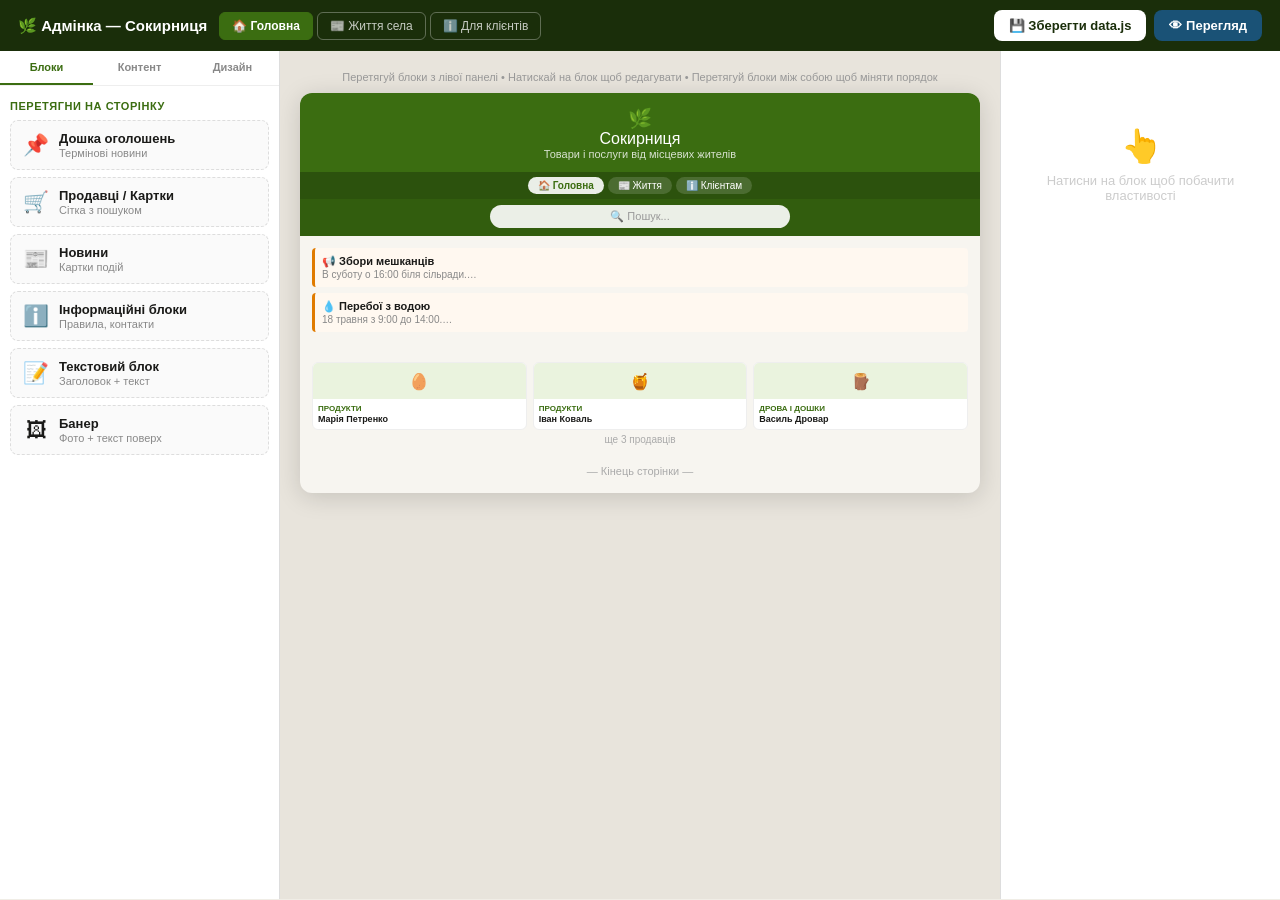
<file: sokyrnytsia/admin.html>
<!DOCTYPE html>
<html lang="uk">
<head>
<meta charset="UTF-8">
<meta name="viewport" content="width=device-width, initial-scale=1.0">
<title>Адмінка — Сокирниця</title>
<style>
*{box-sizing:border-box;margin:0;padding:0}
body{font-family:Arial,sans-serif;background:#f0ede6;color:#1a1a18;min-height:100vh}

/* TOP */
.topbar{background:#1a2e0a;color:#fff;padding:10px 18px;display:flex;align-items:center;justify-content:space-between;gap:10px;flex-wrap:wrap;position:sticky;top:0;z-index:200}
.topbar-left{display:flex;align-items:center;gap:12px}
.logo{font-size:15px;font-weight:bold;display:flex;align-items:center;gap:6px}
.page-switcher{display:flex;gap:4px}
.pg-btn{padding:6px 12px;border:1.5px solid rgba(255,255,255,0.3);border-radius:6px;font-size:12px;cursor:pointer;background:transparent;color:rgba(255,255,255,0.75);transition:all .15s;font-family:Arial,sans-serif}
.pg-btn:hover{border-color:rgba(255,255,255,0.7);color:#fff}
.pg-btn.active{background:#3B6D11;border-color:#3B6D11;color:#fff;font-weight:bold}
.topbar-right{display:flex;gap:8px}
.btn{padding:8px 15px;border:none;border-radius:8px;font-size:13px;cursor:pointer;font-family:Arial,sans-serif;font-weight:bold;transition:opacity .15s;white-space:nowrap}
.btn:hover{opacity:.85}
.btn-save{background:#3B6D11;color:#fff}
.btn-preview{background:#1a5276;color:#fff}
.btn-white{background:#fff;color:#1a2e0a}

/* LAYOUT */
.workspace{display:flex;height:calc(100vh - 52px)}

/* LEFT SIDEBAR */
.sidebar{width:280px;min-width:240px;background:#fff;border-right:1px solid #ddd;display:flex;flex-direction:column;overflow:hidden}
.sidebar-tabs{display:flex;border-bottom:1px solid #eee}
.stab{flex:1;padding:10px 6px;text-align:center;font-size:11px;font-weight:bold;cursor:pointer;color:#888;border-bottom:2px solid transparent;transition:all .15s}
.stab:hover{color:#3B6D11}
.stab.active{color:#3B6D11;border-bottom-color:#3B6D11}
.sidebar-content{flex:1;overflow-y:auto;padding:10px}

/* BLOCK LIBRARY */
.block-lib-item{background:#fafafa;border:1.5px dashed #ddd;border-radius:8px;padding:10px;margin-bottom:7px;cursor:grab;display:flex;align-items:center;gap:8px;transition:all .15s;user-select:none}
.block-lib-item:hover{border-color:#3B6D11;background:#f0f9e8}
.block-lib-item:active{cursor:grabbing;opacity:.7}
.lib-icon{font-size:1.3rem;width:30px;text-align:center}
.lib-info{flex:1}
.lib-name{font-size:13px;font-weight:bold;color:#1a1a18}
.lib-desc{font-size:11px;color:#888;margin-top:1px}

/* FORM FIELDS */
.field{margin-bottom:11px}
.field label{display:block;font-size:11px;font-weight:bold;color:#555;margin-bottom:4px;text-transform:uppercase;letter-spacing:.03em}
.field input,.field select,.field textarea{width:100%;padding:8px 10px;border:1.5px solid #ddd;border-radius:7px;font-size:13px;font-family:Arial,sans-serif;color:#1a1a18;outline:none;transition:border-color .15s}
.field input:focus,.field select:focus,.field textarea:focus{border-color:#3B6D11}
.field textarea{resize:vertical;min-height:65px;line-height:1.4}
.field-row{display:grid;grid-template-columns:1fr 1fr;gap:8px}
.section-title{font-size:11px;font-weight:bold;color:#3B6D11;text-transform:uppercase;letter-spacing:.05em;margin-bottom:8px;margin-top:4px}
.color-row{display:flex;align-items:center;gap:8px}
.color-row input[type=color]{width:38px;height:30px;border:1.5px solid #ddd;border-radius:6px;cursor:pointer;padding:2px}
.swatch{width:28px;height:28px;border-radius:50%;cursor:pointer;border:3px solid transparent}
.swatch:hover,.swatch.active{border-color:#333}
.mini-btn{padding:5px 10px;border:1px solid #ddd;border-radius:6px;font-size:11px;cursor:pointer;background:#fafafa;font-family:Arial,sans-serif;transition:all .15s}
.mini-btn:hover{border-color:#3B6D11;color:#3B6D11}
.mini-btn.danger{border-color:#ddd}
.mini-btn.danger:hover{border-color:#c0392b;color:#c0392b;background:#fff0f0}
.photo-preview{width:100%;height:70px;border-radius:7px;overflow:hidden;border:1px solid #ddd;background:#f5f5f5;display:flex;align-items:center;justify-content:center;margin-bottom:7px;font-size:1.5rem}
.photo-preview img{width:100%;height:100%;object-fit:cover}
.upload-btn{display:inline-block;padding:7px 12px;background:#3B6D11;color:#fff;border-radius:7px;cursor:pointer;font-size:12px;font-weight:bold;font-family:Arial,sans-serif}
.priority-row{display:flex;gap:5px;flex-wrap:wrap;margin-top:4px}
.pri{padding:4px 9px;border:1.5px solid #ddd;border-radius:10px;font-size:11px;cursor:pointer;background:#fafafa}
.pri.p-n{border-color:#2980b9;background:#eaf4fb;color:#1a5276}
.pri.p-i{border-color:#e07b00;background:#fff4e0;color:#7a3e00}
.pri.p-u{border-color:#c0392b;background:#fdecea;color:#7b241c}
.emoji-grid{display:flex;flex-wrap:wrap;gap:4px;margin-top:4px}
.emo{font-size:16px;padding:3px 6px;border:1.5px solid #ddd;border-radius:5px;cursor:pointer;background:#fafafa}
.emo:hover{border-color:#639922;background:#f0f9e8}
.emo.active{border-color:#3B6D11;background:#e0f0d0}
.item-row{background:#fafafa;border:1px solid #e5e5e5;border-radius:7px;padding:8px 10px;margin-bottom:6px;display:flex;align-items:center;gap:8px;cursor:pointer;transition:all .15s}
.item-row:hover{border-color:#3B6D11}
.item-row.sel{border-color:#3B6D11;background:#f0f9e8}
.item-name{flex:1;font-size:13px;font-weight:bold;overflow:hidden;white-space:nowrap;text-overflow:ellipsis}
.item-meta{font-size:11px;color:#888}
.del-btn{background:none;border:1px solid #ddd;border-radius:5px;padding:2px 6px;cursor:pointer;font-size:11px;color:#888}
.del-btn:hover{border-color:#c0392b;color:#c0392b;background:#fff0f0}

/* CENTER — PAGE CANVAS */
.canvas-wrap{flex:1;overflow-y:auto;background:#e8e4dc;padding:20px;display:flex;flex-direction:column;align-items:center}
.canvas-label{font-size:11px;color:#999;font-family:Arial,sans-serif;margin-bottom:10px;text-align:center}
.page-canvas{width:100%;max-width:860px;background:#f7f5f0;border-radius:12px;overflow:hidden;box-shadow:0 4px 24px rgba(0,0,0,0.15);min-height:400px}

/* CANVAS BLOCKS */
.canvas-block{position:relative;border:2px dashed transparent;transition:border-color .15s;cursor:move}
.canvas-block:hover{border-color:#3B6D11}
.canvas-block.dragging{opacity:.5;border-color:#3B6D11}
.canvas-block.drag-over{border-color:#e07b00;background:rgba(224,123,0,0.05)}
.canvas-block.selected{border-color:#3B6D11;border-style:solid}
.block-toolbar{display:none;position:absolute;top:-1px;right:0;background:#3B6D11;border-radius:0 0 0 6px;padding:3px 6px;gap:4px;z-index:10;align-items:center}
.canvas-block:hover .block-toolbar,.canvas-block.selected .block-toolbar{display:flex}
.tb-btn{background:rgba(255,255,255,0.2);border:none;color:#fff;border-radius:4px;padding:3px 8px;font-size:11px;cursor:pointer;font-family:Arial,sans-serif;font-weight:bold}
.tb-btn:hover{background:rgba(255,255,255,0.35)}
.tb-btn.red:hover{background:#c0392b}
.drag-hint{border:2px dashed #ccc;border-radius:8px;margin:8px;padding:20px;text-align:center;font-size:13px;color:#bbb;font-family:Arial,sans-serif}

/* RIGHT SIDEBAR */
.props-panel{width:280px;min-width:240px;background:#fff;border-left:1px solid #ddd;overflow-y:auto;padding:14px}
.props-empty{display:flex;flex-direction:column;align-items:center;justify-content:center;height:200px;color:#ccc;text-align:center;gap:8px;font-family:Arial,sans-serif;font-size:13px}
.props-title{font-size:13px;font-weight:bold;color:#1a1a18;margin-bottom:12px;padding-bottom:8px;border-bottom:1px solid #eee;display:flex;align-items:center;gap:6px}

/* MINI PREVIEW BLOCKS */
.prev-hero{background:#3B6D11;color:#fff;padding:16px;text-align:center}
.prev-hero h2{font-size:14px;font-weight:normal;margin-bottom:2px}
.prev-hero p{font-size:11px;opacity:.8}
.prev-nav{background:rgba(0,0,0,0.2);padding:6px;display:flex;justify-content:center;gap:4px}
.prev-nav span{font-size:10px;padding:3px 8px;border-radius:10px;background:rgba(255,255,255,0.15);color:#fff;font-family:Arial,sans-serif}
.prev-nav span.a{background:rgba(255,255,255,0.9);color:#3B6D11;font-weight:bold}
.prev-search{padding:8px;background:rgba(0,0,0,0.15)}
.prev-search div{background:rgba(255,255,255,.9);border-radius:14px;padding:6px 12px;font-size:11px;color:#999;font-family:Arial,sans-serif}
.prev-block-inner{padding:10px}
.prev-news{background:#fff8f0;border-left:3px solid #e07b00;border-radius:4px;padding:7px;margin-bottom:6px;font-family:Arial,sans-serif}
.prev-news-t{font-size:11px;font-weight:bold;color:#1a1a18}
.prev-news-d{font-size:10px;color:#888;margin-top:1px}
.prev-cards{display:grid;grid-template-columns:1fr 1fr 1fr;gap:6px}
.prev-card{background:#fff;border:1px solid #eee;border-radius:6px;overflow:hidden}
.prev-card-img{height:36px;background:#EAF3DE;display:flex;align-items:center;justify-content:center;font-size:1rem}
.prev-card-body{padding:5px;font-family:Arial,sans-serif}
.prev-card-tag{font-size:8px;color:#3B6D11;font-weight:bold;text-transform:uppercase}
.prev-card-name{font-size:9px;font-weight:bold;margin-top:1px}
.prev-life{background:#fff;border:1px solid #eee;border-radius:6px;padding:7px;margin-bottom:5px;display:flex;gap:6px;font-family:Arial,sans-serif}
.prev-life-t{font-size:10px;font-weight:bold}
.prev-life-d{font-size:9px;color:#888}
.prev-info{background:#fff;border:1px solid #eee;border-radius:6px;padding:7px;margin-bottom:5px;display:flex;gap:6px;font-family:Arial,sans-serif}
.prev-info-t{font-size:10px;font-weight:bold}
.prev-info-d{font-size:9px;color:#888}

.badge{display:inline-block;font-size:10px;padding:1px 6px;border-radius:4px;font-weight:bold;background:#EAF3DE;color:#3B6D11}
.add-item-btn{width:100%;padding:8px;border:1.5px dashed #ddd;border-radius:7px;background:#fafafa;color:#888;font-size:12px;cursor:pointer;font-family:Arial,sans-serif;text-align:center;margin-top:6px;transition:all .15s}
.add-item-btn:hover{border-color:#3B6D11;color:#3B6D11;background:#f0f9e8}
.divider{height:1px;background:#eee;margin:10px 0}
</style>
</head>
<body>

<!-- TOP BAR -->
<div class="topbar">
  <div class="topbar-left">
    <div class="logo">🌿 Адмінка — Сокирниця</div>
    <div class="page-switcher">
      <button class="pg-btn active" onclick="switchPage('index',this)">🏠 Головна</button>
      <button class="pg-btn" onclick="switchPage('life',this)">📰 Життя села</button>
      <button class="pg-btn" onclick="switchPage('info',this)">ℹ️ Для клієнтів</button>
    </div>
  </div>
  <div class="topbar-right">
    <button class="btn btn-white" onclick="saveData()">💾 Зберегти data.js</button>
    <button class="btn btn-preview" onclick="openPreview()">👁 Перегляд</button>
  </div>
</div>

<!-- WORKSPACE -->
<div class="workspace">

  <!-- LEFT: BLOCK LIBRARY + CONTENT EDITOR -->
  <div class="sidebar">
    <div class="sidebar-tabs">
      <div class="stab active" onclick="switchSTab('blocks',this)">Блоки</div>
      <div class="stab" onclick="switchSTab('content',this)">Контент</div>
      <div class="stab" onclick="switchSTab('design',this)">Дизайн</div>
    </div>

    <!-- BLOCKS TAB -->
    <div class="sidebar-content" id="stab-blocks">
      <div class="section-title">Перетягни на сторінку</div>
      <div class="block-lib-item" draggable="true" data-btype="announcements" ondragstart="libDragStart(event)">
        <div class="lib-icon">📌</div>
        <div class="lib-info"><div class="lib-name">Дошка оголошень</div><div class="lib-desc">Термінові новини</div></div>
      </div>
      <div class="block-lib-item" draggable="true" data-btype="sellers" ondragstart="libDragStart(event)">
        <div class="lib-icon">🛒</div>
        <div class="lib-info"><div class="lib-name">Продавці / Картки</div><div class="lib-desc">Сітка з пошуком</div></div>
      </div>
      <div class="block-lib-item" draggable="true" data-btype="life" ondragstart="libDragStart(event)">
        <div class="lib-icon">📰</div>
        <div class="lib-info"><div class="lib-name">Новини</div><div class="lib-desc">Картки подій</div></div>
      </div>
      <div class="block-lib-item" draggable="true" data-btype="info" ondragstart="libDragStart(event)">
        <div class="lib-icon">ℹ️</div>
        <div class="lib-info"><div class="lib-name">Інформаційні блоки</div><div class="lib-desc">Правила, контакти</div></div>
      </div>
      <div class="block-lib-item" draggable="true" data-btype="text" ondragstart="libDragStart(event)">
        <div class="lib-icon">📝</div>
        <div class="lib-info"><div class="lib-name">Текстовий блок</div><div class="lib-desc">Заголовок + текст</div></div>
      </div>
      <div class="block-lib-item" draggable="true" data-btype="banner" ondragstart="libDragStart(event)">
        <div class="lib-icon">🖼</div>
        <div class="lib-info"><div class="lib-name">Банер</div><div class="lib-desc">Фото + текст поверх</div></div>
      </div>
    </div>

    <!-- CONTENT TAB -->
    <div class="sidebar-content" id="stab-content" style="display:none">
      <div id="content-panel">
        <div style="color:#aaa;font-size:13px;text-align:center;padding:20px">Обери тип контенту:</div>
        <button class="add-item-btn" onclick="showContentEditor('sellers')">🛒 Продавці</button>
        <button class="add-item-btn" onclick="showContentEditor('announcements')">📌 Оголошення</button>
        <button class="add-item-btn" onclick="showContentEditor('life')">📰 Новини</button>
        <button class="add-item-btn" onclick="showContentEditor('info')">ℹ️ Інформація</button>
      </div>
    </div>

    <!-- DESIGN TAB -->
    <div class="sidebar-content" id="stab-design" style="display:none">
      <div class="section-title">Назва і підзаголовок</div>
      <div class="field"><label>Назва сайту</label><input id="d-name" oninput="D.design.siteName=this.value;refreshCanvas()"></div>
      <div class="field"><label>Підзаголовок</label><input id="d-sub" oninput="D.design.siteSubtitle=this.value;refreshCanvas()"></div>
      <div class="divider"></div>
      <div class="section-title">Фото шапки</div>
      <div class="photo-preview" id="header-preview">Немає фото</div>
      <label class="upload-btn">📷 Завантажити
        <input type="file" accept="image/*" style="display:none" onchange="uploadHeader(this)">
      </label>
      <button class="mini-btn danger" style="margin-left:6px" onclick="D.design.headerPhoto='';refreshHeaderPreview();refreshCanvas()">✕ Прибрати</button>
      <div class="divider"></div>
      <div class="section-title">Кольори</div>
      <div style="display:flex;gap:6px;margin-bottom:8px">
        ${['#3B6D11','#1a5276','#7b241c','#1b2631'].map((c,i)=>
          `<div class="swatch" style="background:${c}" onclick="applyTheme(${i})"></div>`).join('')}
      </div>
      <div class="field"><label>Основний</label><div class="color-row"><input type="color" id="d-green" oninput="D.design.colorGreen=this.value;refreshCanvas()"><span style="font-size:11px;color:#888">Шапка, кнопки</span></div></div>
      <div class="field"><label>Акцент (ціна)</label><div class="color-row"><input type="color" id="d-amber" oninput="D.design.colorAmber=this.value;refreshCanvas()"><span style="font-size:11px;color:#888">Ціна, деталі</span></div></div>
      <div class="field"><label>Фон сторінки</label><div class="color-row"><input type="color" id="d-bg" oninput="D.design.colorBg=this.value;refreshCanvas()"><span style="font-size:11px;color:#888">Між картками</span></div></div>
      <div class="divider"></div>
      <div class="field"><label>Футер</label><input id="d-footer" oninput="D.design.footerText=this.value;refreshCanvas()"></div>
    </div>
  </div>

  <!-- CENTER: CANVAS -->
  <div class="canvas-wrap">
    <div class="canvas-label">Перетягуй блоки з лівої панелі • Натискай на блок щоб редагувати • Перетягуй блоки між собою щоб міняти порядок</div>
    <div class="page-canvas" id="canvas"></div>
  </div>

  <!-- RIGHT: PROPERTIES -->
  <div class="props-panel" id="props-panel">
    <div class="props-empty"><span style="font-size:2rem">👆</span>Натисни на блок щоб побачити властивості</div>
  </div>

</div>

<script>
// ── DATA ──────────────────────────────────────────────
const THEMES=[
  {g:'#3B6D11',a:'#BA7517',b:'#f7f5f0'},
  {g:'#1a5276',a:'#d35400',b:'#f0f4f8'},
  {g:'#7b241c',a:'#b7950b',b:'#f9f5f0'},
  {g:'#1b2631',a:'#2e86c1',b:'#f2f3f4'},
];
const EMOJIS_SELLER=['🥚','🍯','🥬','🥩','🐓','🐄','🐖','🥛','🧀','🫙','🌽','🪵','🪚','🔨','🏗️','🧱','🔧','⚡','🔌','🚿','🛠️','🚜','🚐','🚛','🚗','🌱','🌾','🐇','🐑'];
const EMOJIS_NEWS=['📢','📌','⚠️','💧','🌱','🎉','🛣️','🏫','⛪','🚒','🌿','❄️','☀️','🌧️','🔔','🗳️'];
const CATS=[{id:'food',label:'Продукти'},{id:'wood',label:'Дрова і дошки'},{id:'service',label:'Майстри'},{id:'transport',label:'Транспорт'},{id:'animals',label:'Тварини'}];

const D = {
  design:{siteName:'Сокирниця',siteSubtitle:'Товари і послуги від місцевих жителів',footerText:'Щоб додати своє оголошення — зателефонуйте адміністратору',colorGreen:'#3B6D11',colorAmber:'#BA7517',colorBg:'#f7f5f0',headerPhoto:''},
  sellers:[
    {id:1,cat:'food',emoji:'🥚',photo:'',name:'Марія Петренко',desc:'Яйця домашні від власних курей. Молоко козяче і коров\'яче.',price:'Яйця — 10 грн/шт',phone:'063 111 22 33'},
    {id:2,cat:'food',emoji:'🍯',photo:'',name:'Іван Коваль',desc:'Натуральний мед з власної пасіки.',price:'від 200 грн/кг',phone:'050 222 33 44'},
    {id:3,cat:'wood',emoji:'🪵',photo:'',name:'Василь Дровар',desc:'Дрова колоті сухі. Доставка по селу.',price:'від 1500 грн/скл.',phone:'096 444 55 66'},
    {id:4,cat:'service',emoji:'🔧',photo:'',name:'Микола Майстер',desc:'Сантехніка, опалення, водопровід.',price:'від 300 грн/год',phone:'067 666 77 88'},
    {id:5,cat:'transport',emoji:'🚜',photo:'',name:'Олег Тракторист',desc:'Оранка городу, вивіз сміття.',price:'від 500 грн/виїзд',phone:'099 111 22 33'},
    {id:6,cat:'animals',emoji:'🐓',photo:'',name:'Ганна Курочка',desc:'Курчата бройлери, кури несучки.',price:'від 150 грн/шт',phone:'050 333 44 55'},
  ],
  announcements:[
    {id:101,emoji:'📢',title:'Збори мешканців',text:'В суботу о 16:00 біля сільради.',date:'17.05.2025',priority:'important'},
    {id:102,emoji:'💧',title:'Перебої з водою',text:'18 травня з 9:00 до 14:00.',date:'17.05.2025',priority:'urgent'},
  ],
  lifeNews:[
    {id:201,emoji:'🎉',title:'День села 2025',text:'15 червня на центральній площі.',date:'10.05.2025'},
    {id:202,emoji:'🛣️',title:'Ремонт дороги',text:'До кінця травня.',date:'05.05.2025'},
  ],
  infoRules:[
    {id:301,emoji:'📋',title:'Як подати оголошення',text:'Зателефонуйте адміністратору.'},
    {id:302,emoji:'✅',title:'Вимоги до оголошень',text:'Тільки товари від мешканців.'},
    {id:303,emoji:'📞',title:'Контакт',text:'097 000 00 00 щодня 9:00–20:00'},
  ],
  categories: CATS,
  pages:{
    index:[{id:'b1',type:'announcements',visible:true},{id:'b2',type:'sellers',visible:true}],
    life: [{id:'b3',type:'life',visible:true}],
    info: [{id:'b4',type:'info',visible:true}],
  },
};

let currentPage = 'index';
let selectedBlockId = null;
let dragSrcIdx = null;
let dragFromLib = null;
let nextBlockId = 10;
let nextItemId = 500;

// ── TABS ──────────────────────────────────────────────
function switchSTab(tab, el){
  ['blocks','content','design'].forEach(t=>{
    document.getElementById('stab-'+t).style.display = t===tab?'':'none';
  });
  document.querySelectorAll('.stab').forEach(s=>s.classList.remove('active'));
  el.classList.add('active');
  if(tab==='design') loadDesignFields();
}

function switchPage(page, el){
  currentPage = page;
  document.querySelectorAll('.pg-btn').forEach(b=>b.classList.remove('active'));
  el.classList.add('active');
  selectedBlockId = null;
  refreshCanvas();
  document.getElementById('props-panel').innerHTML='<div class="props-empty"><span style="font-size:2rem">👆</span>Натисни на блок</div>';
}

// ── DESIGN FIELDS ─────────────────────────────────────
function loadDesignFields(){
  document.getElementById('d-name').value   = D.design.siteName;
  document.getElementById('d-sub').value    = D.design.siteSubtitle;
  document.getElementById('d-footer').value = D.design.footerText;
  document.getElementById('d-green').value  = D.design.colorGreen;
  document.getElementById('d-amber').value  = D.design.colorAmber;
  document.getElementById('d-bg').value     = D.design.colorBg;
  refreshHeaderPreview();
}

function refreshHeaderPreview(){
  const el = document.getElementById('header-preview');
  el.innerHTML = D.design.headerPhoto
    ? `<img src="${D.design.headerPhoto}" alt="">`
    : '<span>Немає фото</span>';
}

function applyTheme(i){
  D.design.colorGreen=THEMES[i].g;D.design.colorAmber=THEMES[i].a;D.design.colorBg=THEMES[i].b;
  loadDesignFields();refreshCanvas();
}

function uploadHeader(input){
  const file=input.files[0];if(!file)return;
  compress(file,1440,500,0.82,b=>{D.design.headerPhoto=b;refreshHeaderPreview();refreshCanvas();});
}

// ── CANVAS RENDER ─────────────────────────────────────
function refreshCanvas(){
  const canvas = document.getElementById('canvas');
  const blocks = D.pages[currentPage]||[];
  let html = renderHeroPreview();
  if(!blocks.length){
    html += `<div class="drag-hint" id="drop-zone" ondragover="canvasDragOver(event,-1)" ondrop="canvasDrop(event,-1)">Перетягни блок сюди з лівої панелі</div>`;
  } else {
    blocks.forEach((b,i)=>{
      html += `<div class="canvas-block${b.id===selectedBlockId?' selected':''}" 
        id="cb-${b.id}" draggable="true"
        ondragstart="blockDragStart(event,${i})"
        ondragover="canvasDragOver(event,${i})"
        ondragleave="canvasDragLeave(event)"
        ondrop="canvasDrop(event,${i})"
        onclick="selectBlock('${b.id}')">
        <div class="block-toolbar">
          <span style="font-size:10px;color:rgba(255,255,255,.7);margin-right:4px">${blockLabel(b.type)}</span>
          <button class="tb-btn" onclick="event.stopPropagation();moveBlock('${b.id}',-1)" title="Вгору">↑</button>
          <button class="tb-btn" onclick="event.stopPropagation();moveBlock('${b.id}',1)" title="Вниз">↓</button>
          <button class="tb-btn" onclick="event.stopPropagation();toggleBlock('${b.id}')" title="${b.visible?'Сховати':'Показати'}">${b.visible?'👁':'🙈'}</button>
          <button class="tb-btn red" onclick="event.stopPropagation();removeBlock('${b.id}')" title="Видалити">✕</button>
        </div>
        ${b.visible ? renderBlockPreview(b) : `<div style="padding:12px;text-align:center;color:#aaa;font-size:12px;font-family:Arial,sans-serif;background:#f5f5f5">🙈 Блок прихований</div>`}
      </div>`;
    });
  }
  html += `<div style="padding:8px;text-align:center;font-size:11px;color:#aaa;font-family:Arial,sans-serif">— Кінець сторінки —</div>`;
  canvas.innerHTML = html;
}

function renderHeroPreview(){
  const d=D.design;
  const bg = d.headerPhoto
    ? `background:url('${d.headerPhoto}') center/cover;`
    : `background:${d.colorGreen};`;
  const pageName = currentPage==='index'?'home':currentPage;
  const nav = [
    {id:'home',label:'🏠 Головна'},
    {id:'life',label:'📰 Життя'},
    {id:'info',label:'ℹ️ Клієнтам'},
  ];
  return `<div style="${bg}position:relative;text-align:center;color:#fff">
    ${d.headerPhoto?'<div style="position:absolute;inset:0;background:rgba(0,0,0,0.4)"></div>':''}
    <div style="position:relative;z-index:1;padding:14px 8px 4px">
      <div style="font-size:1.2rem">🌿</div>
      <div style="font-size:16px;font-weight:normal">${d.siteName}</div>
      <div style="font-size:11px;opacity:.8;margin-bottom:8px">${d.siteSubtitle}</div>
    </div>
    <div style="background:rgba(0,0,0,0.25);padding:5px 8px;display:flex;justify-content:center;gap:4px;position:relative;z-index:1">
      ${nav.map(n=>`<span style="padding:3px 10px;border-radius:10px;font-size:10px;font-family:Arial,sans-serif;${n.id===pageName?'background:rgba(255,255,255,.9);color:'+d.colorGreen+';font-weight:bold':'background:rgba(255,255,255,.15);color:#fff'}">${n.label}</span>`).join('')}
    </div>
    ${currentPage==='index'?`<div style="padding:6px 8px 8px;position:relative;z-index:1;background:rgba(0,0,0,.15)"><div style="background:rgba(255,255,255,.9);border-radius:12px;padding:5px 10px;font-size:11px;color:#999;font-family:Arial,sans-serif;max-width:300px;margin:0 auto">🔍 Пошук...</div></div>`:''}
  </div>`;
}

function renderBlockPreview(b){
  switch(b.type){
    case 'announcements':
      return `<div class="prev-block-inner">
        ${D.announcements.slice(0,2).map(n=>`<div class="prev-news"><div class="prev-news-t">${n.emoji} ${n.title}</div><div class="prev-news-d">${n.text.slice(0,50)}…</div></div>`).join('')}
        ${D.announcements.length>2?`<div style="font-size:10px;color:#aaa;font-family:Arial,sans-serif;text-align:center">ще ${D.announcements.length-2}...</div>`:''}
      </div>`;
    case 'sellers':
      return `<div class="prev-block-inner">
        <div class="prev-cards">
          ${D.sellers.slice(0,3).map(s=>`<div class="prev-card"><div class="prev-card-img">${s.photo?`<img src="${s.photo}" style="width:100%;height:100%;object-fit:cover">`:s.emoji}</div><div class="prev-card-body"><div class="prev-card-tag">${(CATS.find(c=>c.id===s.cat)||{}).label||''}</div><div class="prev-card-name">${s.name}</div></div></div>`).join('')}
        </div>
        ${D.sellers.length>3?`<div style="font-size:10px;color:#aaa;font-family:Arial,sans-serif;text-align:center;margin-top:4px">ще ${D.sellers.length-3} продавців</div>`:''}
      </div>`;
    case 'life':
      return `<div class="prev-block-inner">
        ${D.lifeNews.slice(0,2).map(n=>`<div class="prev-life"><span>${n.emoji}</span><div><div class="prev-life-t">${n.title}</div><div class="prev-life-d">${n.date}</div></div></div>`).join('')}
      </div>`;
    case 'info':
      return `<div class="prev-block-inner">
        ${D.infoRules.slice(0,2).map(n=>`<div class="prev-info"><span>${n.emoji}</span><div><div class="prev-info-t">${n.title}</div><div class="prev-info-d">${n.text.slice(0,40)}…</div></div></div>`).join('')}
      </div>`;
    case 'text':
      return `<div style="padding:12px;background:#fff"><div style="font-size:13px;font-weight:bold;margin-bottom:4px">${b.heading||'Заголовок'}</div><div style="font-size:11px;color:#666;font-family:Arial,sans-serif">${(b.text||'Текст блоку...').slice(0,80)}</div></div>`;
    case 'banner':
      return `<div style="background:${D.design.colorGreen};padding:16px;text-align:center;color:#fff"><div style="font-size:13px;font-weight:bold">${b.heading||'Банер'}</div><div style="font-size:11px;opacity:.8">${b.text||'Текст банеру'}</div></div>`;
    default: return '';
  }
}

function blockLabel(type){
  return {announcements:'📌 Оголошення',sellers:'🛒 Продавці',life:'📰 Новини',info:'ℹ️ Інформація',text:'📝 Текст',banner:'🖼 Банер'}[type]||type;
}

// ── BLOCK ACTIONS ─────────────────────────────────────
function selectBlock(id){
  selectedBlockId = id;
  refreshCanvas();
  const block = (D.pages[currentPage]||[]).find(b=>b.id===id);
  if(!block) return;
  showBlockProps(block);
}

function removeBlock(id){
  if(!confirm('Видалити блок?')) return;
  D.pages[currentPage] = D.pages[currentPage].filter(b=>b.id!==id);
  if(selectedBlockId===id){ selectedBlockId=null; document.getElementById('props-panel').innerHTML='<div class="props-empty"><span style="font-size:2rem">👆</span>Натисни на блок</div>'; }
  refreshCanvas();
}

function toggleBlock(id){
  const b=(D.pages[currentPage]||[]).find(x=>x.id===id);
  if(b){b.visible=!b.visible;refreshCanvas();}
}

function moveBlock(id, dir){
  const arr=D.pages[currentPage]||[];
  const i=arr.findIndex(b=>b.id===id);
  if(i<0) return;
  const ni=i+dir;
  if(ni<0||ni>=arr.length) return;
  [arr[i],arr[ni]]=[arr[ni],arr[i]];
  refreshCanvas();
}

// ── DRAG & DROP ───────────────────────────────────────
function libDragStart(e){
  dragFromLib=e.currentTarget.dataset.btype;
  dragSrcIdx=null;
  e.dataTransfer.effectAllowed='copy';
}
function blockDragStart(e,i){
  dragSrcIdx=i;
  dragFromLib=null;
  e.dataTransfer.effectAllowed='move';
  setTimeout(()=>e.target.classList.add('dragging'),0);
}
function canvasDragOver(e,i){
  e.preventDefault();
  e.dataTransfer.dropEffect=dragFromLib?'copy':'move';
  document.querySelectorAll('.canvas-block').forEach(el=>el.classList.remove('drag-over'));
  const blocks=document.querySelectorAll('.canvas-block');
  if(blocks[i]) blocks[i].classList.add('drag-over');
}
function canvasDragLeave(e){
  e.currentTarget.classList.remove('drag-over');
}
function canvasDrop(e,targetIdx){
  e.preventDefault();
  document.querySelectorAll('.canvas-block').forEach(el=>{el.classList.remove('drag-over');el.classList.remove('dragging');});
  const arr=D.pages[currentPage]||(D.pages[currentPage]=[]);
  if(dragFromLib){
    const newBlock={id:'b'+nextBlockId++,type:dragFromLib,visible:true};
    if(dragFromLib==='text'){newBlock.heading='Заголовок';newBlock.text='Введіть текст...';}
    if(dragFromLib==='banner'){newBlock.heading='Заголовок банеру';newBlock.text='Підзаголовок';newBlock.bgColor=D.design.colorGreen;}
    if(targetIdx<0||targetIdx>=arr.length) arr.push(newBlock);
    else arr.splice(targetIdx,0,newBlock);
    selectedBlockId=newBlock.id;
  } else if(dragSrcIdx!==null && dragSrcIdx!==targetIdx){
    const [moved]=arr.splice(dragSrcIdx,1);
    const insertAt=targetIdx>dragSrcIdx?targetIdx-1:targetIdx;
    arr.splice(Math.max(0,insertAt),0,moved);
  }
  dragFromLib=null; dragSrcIdx=null;
  refreshCanvas();
}

// ── BLOCK PROPERTIES ──────────────────────────────────
function showBlockProps(block){
  const p=document.getElementById('props-panel');
  let html=`<div class="props-title">${blockLabel(block.type)} <span style="font-size:10px;color:#aaa;margin-left:auto">ID: ${block.id}</span></div>`;
  if(block.type==='text'){
    html+=`<div class="field"><label>Заголовок</label><input value="${esc(block.heading||'')}" oninput="updateBlock('${block.id}','heading',this.value)"></div>
    <div class="field"><label>Текст</label><textarea oninput="updateBlock('${block.id}','text',this.value)">${esc(block.text||'')}</textarea></div>`;
  } else if(block.type==='banner'){
    html+=`<div class="field"><label>Заголовок</label><input value="${esc(block.heading||'')}" oninput="updateBlock('${block.id}','heading',this.value)"></div>
    <div class="field"><label>Текст</label><input value="${esc(block.text||'')}" oninput="updateBlock('${block.id}','text',this.value)"></div>
    <div class="field"><label>Колір фону</label><div class="color-row"><input type="color" value="${block.bgColor||D.design.colorGreen}" oninput="updateBlock('${block.id}','bgColor',this.value)"></div></div>`;
  } else {
    html+=`<div style="font-size:12px;color:#888;margin-bottom:10px">Контент цього блоку редагується у вкладці <b>Контент</b></div>`;
    html+=`<button class="add-item-btn" onclick="switchSTab('content',document.querySelectorAll('.stab')[1]);showContentEditor('${block.type}')">✏️ Редагувати контент</button>`;
  }
  p.innerHTML=html;
}

function updateBlock(id,field,value){
  const b=(D.pages[currentPage]||[]).find(x=>x.id===id);
  if(b){b[field]=value;refreshCanvas();}
}

// ── CONTENT EDITOR ────────────────────────────────────
function showContentEditor(type){
  const panel=document.getElementById('content-panel');
  if(!type){
    panel.innerHTML=`<div style='color:#aaa;font-size:13px;text-align:center;padding:20px'>Обери тип контенту:</div><button class='add-item-btn' onclick='showContentEditor("sellers")'>🛒 Продавці</button><button class='add-item-btn' onclick='showContentEditor("announcements")'>📌 Оголошення</button><button class='add-item-btn' onclick='showContentEditor("life")'>📰 Новини</button><button class='add-item-btn' onclick='showContentEditor("info")'>ℹ️ Інформація</button>`;
    return;
  }
  let items, label, addFn;
  if(type==='sellers'){items=D.sellers;label='Продавці';}
  else if(type==='announcements'){items=D.announcements;label='Оголошення';}
  else if(type==='life'){items=D.lifeNews;label='Новини';}
  else if(type==='info'){items=D.infoRules;label='Інформація';}

  panel.innerHTML=`
    <div style="display:flex;align-items:center;gap:6px;margin-bottom:8px">
      <button class="mini-btn" onclick="showContentEditor(null)">← Назад</button>
      <span style="font-size:12px;font-weight:bold">${label}</span>
    </div>
    ${items.map(item=>`
      <div class="item-row" onclick="editItem('${type}',${item.id})">
        <span style="font-size:16px">${item.emoji||'📄'}</span>
        <div style="flex:1;min-width:0">
          <div class="item-name">${item.name||item.title||'—'}</div>
          <div class="item-meta">${item.phone||item.date||''}</div>
        </div>
        <button class="del-btn" onclick="event.stopPropagation();deleteItem('${type}',${item.id})">🗑</button>
      </div>`).join('')}
    <button class="add-item-btn" onclick="addItem('${type}')">＋ Додати</button>`;
}

function editItem(type, id){
  const item = getItems(type).find(x=>x.id===id);
  if(!item) return;
  const panel=document.getElementById('content-panel');
  const emojis = type==='sellers'?EMOJIS_SELLER:EMOJIS_NEWS;
  let html=`
    <button class="mini-btn" onclick="showContentEditor('${type}')">← Назад</button>
    <div class="divider"></div>
    <div class="section-title">Іконка</div>
    <div class="emoji-grid">${emojis.map(e=>`<span class="emo${item.emoji===e?' active':''}" onclick="setItemField('${type}',${id},'emoji','${e}');editItem('${type}',${id})">${e}</span>`).join('')}</div>
    <div class="divider"></div>`;

  if(type==='sellers'){
    html+=`
    <div class="field"><label>Ім'я</label><input value="${esc(item.name)}" oninput="setItemField('${type}',${id},'name',this.value)"></div>
    <div class="field"><label>Категорія</label><select onchange="setItemField('${type}',${id},'cat',this.value)">${CATS.map(c=>`<option value="${c.id}"${item.cat===c.id?' selected':''}>${c.label}</option>`).join('')}</select></div>
    <div class="field"><label>Телефон</label><input value="${esc(item.phone)}" oninput="setItemField('${type}',${id},'phone',this.value)"></div>
    <div class="field"><label>Опис</label><textarea oninput="setItemField('${type}',${id},'desc',this.value)">${esc(item.desc)}</textarea></div>
    <div class="field"><label>Ціна</label><input value="${esc(item.price)}" oninput="setItemField('${type}',${id},'price',this.value)"></div>
    <div class="field"><label>Фото</label>
      <div class="photo-preview">${item.photo?`<img src="${item.photo}" alt="">`:item.emoji}</div>
      <label class="upload-btn" style="font-size:12px;padding:5px 10px">📷 Фото<input type="file" accept="image/*" style="display:none" onchange="uploadItemPhoto('${type}',${id},this)"></label>
      ${item.photo?`<button class="mini-btn" style="margin-left:6px" onclick="setItemField('${type}',${id},'photo','');editItem('${type}',${id})">✕</button>`:''}
    </div>`;
  } else if(type==='announcements'){
    html+=`
    <div class="field"><label>Заголовок</label><input value="${esc(item.title)}" oninput="setItemField('${type}',${id},'title',this.value)"></div>
    <div class="field"><label>Текст</label><textarea oninput="setItemField('${type}',${id},'text',this.value)">${esc(item.text)}</textarea></div>
    <div class="field"><label>Дата</label><input value="${esc(item.date)}" oninput="setItemField('${type}',${id},'date',this.value)"></div>
    <div class="section-title">Пріоритет</div>
    <div class="priority-row">
      <button class="pri${item.priority==='normal'?' p-n':''}" onclick="setItemField('${type}',${id},'priority','normal');editItem('${type}',${id})">🔵 Звичайне</button>
      <button class="pri${item.priority==='important'?' p-i':''}" onclick="setItemField('${type}',${id},'priority','important');editItem('${type}',${id})">🟠 Важливе</button>
      <button class="pri${item.priority==='urgent'?' p-u':''}" onclick="setItemField('${type}',${id},'priority','urgent');editItem('${type}',${id})">🔴 Терміново</button>
    </div>`;
  } else {
    html+=`
    <div class="field"><label>Заголовок</label><input value="${esc(item.title)}" oninput="setItemField('${type}',${id},'title',this.value)"></div>
    <div class="field"><label>Текст</label><textarea oninput="setItemField('${type}',${id},'text',this.value)">${esc(item.text)}</textarea></div>
    ${item.date!==undefined?`<div class="field"><label>Дата</label><input value="${esc(item.date)}" oninput="setItemField('${type}',${id},'date',this.value)"></div>`:''}`;
  }
  html+=`<div class="divider"><button class="mini-btn danger" onclick="deleteItem('${type}',${id})">🗑 Видалити</button></div>`;
  panel.innerHTML=html;
  refreshCanvas();
}

function getItems(type){
  if(type==='sellers') return D.sellers;
  if(type==='announcements') return D.announcements;
  if(type==='life') return D.lifeNews;
  if(type==='info') return D.infoRules;
  return [];
}

function setItemField(type,id,field,value){
  const item=getItems(type).find(x=>x.id===id);
  if(item){item[field]=value;refreshCanvas();}
}

function deleteItem(type,id){
  if(!confirm('Видалити?'))return;
  if(type==='sellers') D.sellers=D.sellers.filter(x=>x.id!==id);
  else if(type==='announcements') D.announcements=D.announcements.filter(x=>x.id!==id);
  else if(type==='life') D.lifeNews=D.lifeNews.filter(x=>x.id!==id);
  else if(type==='info') D.infoRules=D.infoRules.filter(x=>x.id!==id);
  showContentEditor(type);
  refreshCanvas();
}

function addItem(type){
  const id=nextItemId++;
  const today=()=>{const d=new Date();return`${String(d.getDate()).padStart(2,'0')}.${String(d.getMonth()+1).padStart(2,'0')}.${d.getFullYear()}`;};
  if(type==='sellers') D.sellers.push({id,cat:'food',emoji:'🥚',photo:'',name:'',desc:'',price:'',phone:''});
  else if(type==='announcements') D.announcements.unshift({id,emoji:'📢',title:'',text:'',date:today(),priority:'normal'});
  else if(type==='life') D.lifeNews.unshift({id,emoji:'🎉',title:'',text:'',date:today()});
  else if(type==='info') D.infoRules.push({id,emoji:'📋',title:'',text:''});
  editItem(type,id);
  refreshCanvas();
}

function uploadItemPhoto(type,id,input){
  const file=input.files[0];if(!file)return;
  compress(file,600,600,0.75,b=>{setItemField(type,id,'photo',b);setItemField(type,id,'emoji','');editItem(type,id);});
}

// ── SAVE DATA.JS ──────────────────────────────────────
function saveData(){
  const out=`// ╔══════════════════════════════════════════════════════╗
// ║  data.js — УСІ ДАНІ САЙТУ (згенеровано адмінкою)   ║
// ╚══════════════════════════════════════════════════════╝

const SiteData = ${JSON.stringify({
  design: D.design,
  categories: D.categories,
  sellers: D.sellers,
  announcements: D.announcements,
  lifeNews: D.lifeNews,
  infoRules: D.infoRules,
  pages: D.pages,
}, null, 2)};`;

  const blob=new Blob([out],{type:'text/javascript;charset=utf-8'});
  const a=document.createElement('a');
  a.href=URL.createObjectURL(blob);
  a.download='data.js';
  a.click();
  URL.revokeObjectURL(a.href);
  alert('✅ Файл data.js збережено!\n\nЗаміни його у папці js/ в твоєму GitHub репозиторії.');
}

function openPreview(){
  const page=currentPage==='index'?'index':currentPage;
  window.open(page+'.html','_blank');
}

// ── HELPERS ───────────────────────────────────────────
function esc(s){return(s||'').replace(/&/g,'&amp;').replace(/"/g,'&quot;').replace(/</g,'&lt;').replace(/>/g,'&gt;');}

function compress(file,mw,mh,q,cb){
  const r=new FileReader();
  r.onload=e=>{
    const img=new Image();
    img.onload=()=>{
      let w=img.width,h=img.height;
      if(w>mw||h>mh){const ratio=Math.min(mw/w,mh/h);w=Math.round(w*ratio);h=Math.round(h*ratio);}
      const c=document.createElement('canvas');c.width=w;c.height=h;
      c.getContext('2d').drawImage(img,0,0,w,h);
      cb(c.toDataURL('image/jpeg',q));
    };img.src=e.target.result;
  };r.readAsDataURL(file);
}

// INIT
refreshCanvas();
loadDesignFields();
</script>
</body>
</html>
</file>
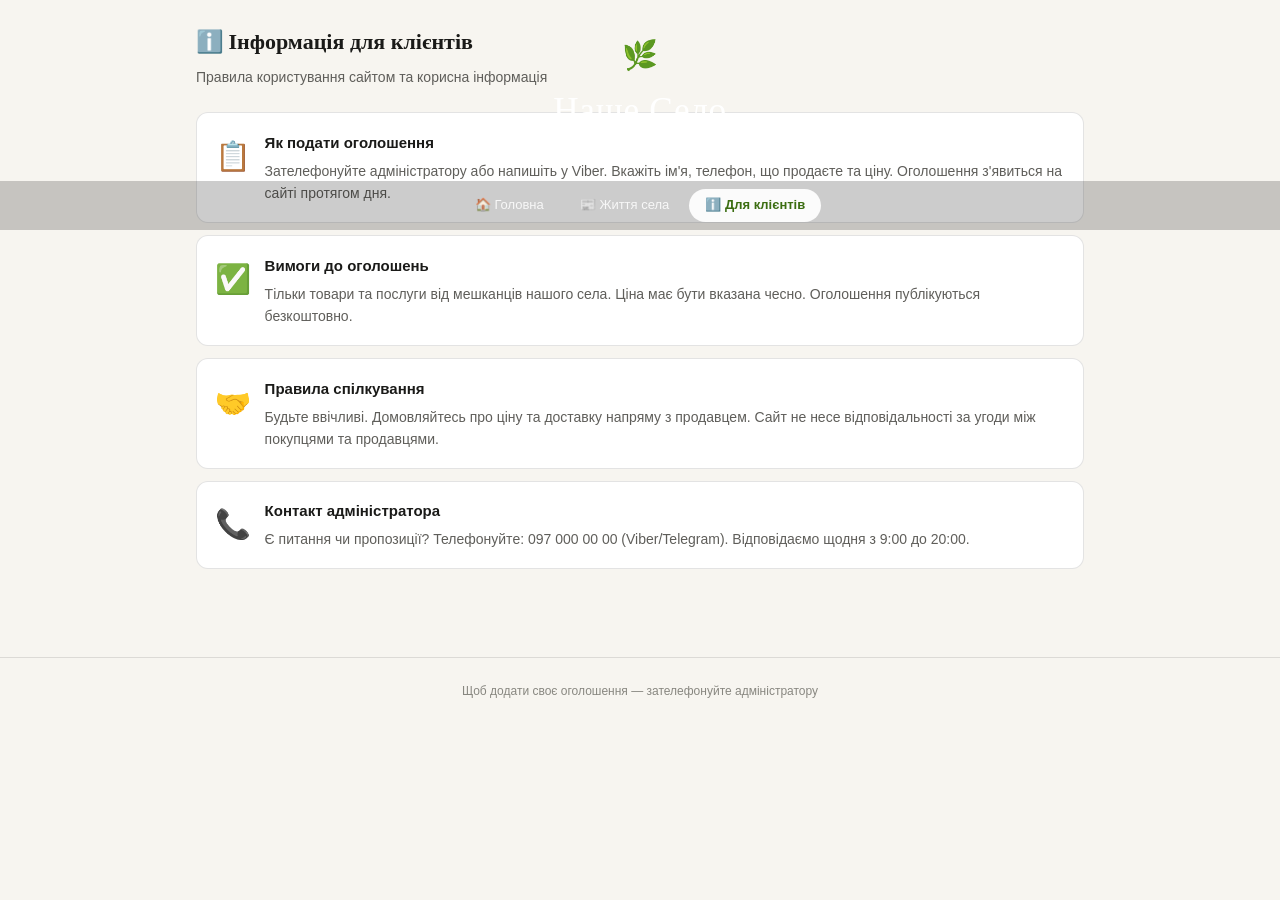
<file: sokyrnytsia/info.html>
<!DOCTYPE html>
<html lang="uk">
<head>
  <meta charset="UTF-8">
  <meta name="viewport" content="width=device-width, initial-scale=1.0">
  <title>Сокирниця — Для клієнтів</title>
  <link rel="stylesheet" href="css/style.css">
</head>
<body>

  <div id="hero-mount"></div>

  <main class="main">
    <div class="page-header">ℹ️ Інформація для клієнтів</div>
    <div class="page-sub">Правила користування сайтом та корисна інформація</div>
    <div id="main-mount"></div>
  </main>

  <footer></footer>

  <script src="js/data.js"></script>
  <script src="js/site.js"></script>
  <script>window.initPage('info');</script>
</body>
</html>
</file>
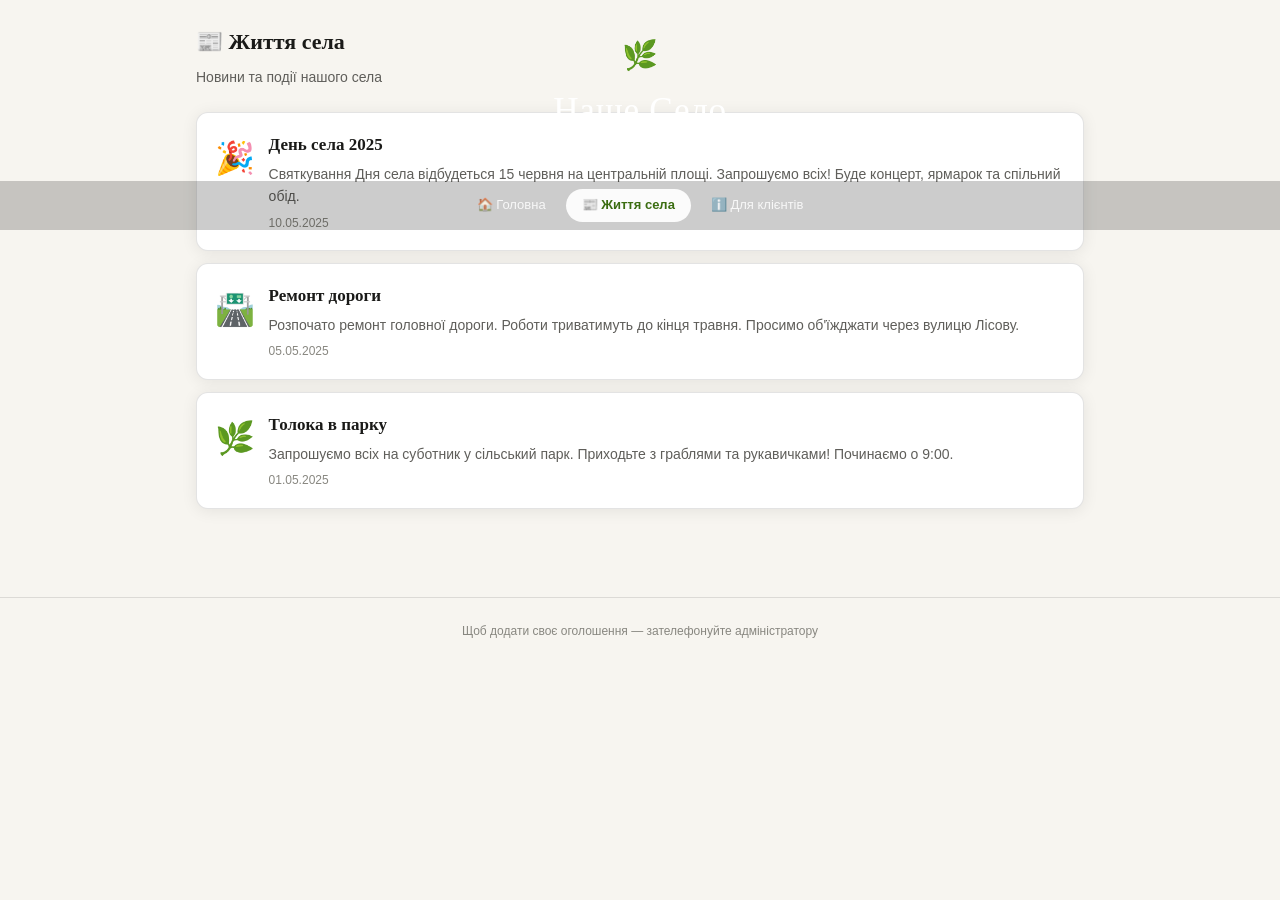
<file: sokyrnytsia/life.html>
<!DOCTYPE html>
<html lang="uk">
<head>
  <meta charset="UTF-8">
  <meta name="viewport" content="width=device-width, initial-scale=1.0">
  <title>Сокирниця — Життя села</title>
  <link rel="stylesheet" href="css/style.css">
</head>
<body>

  <div id="hero-mount"></div>

  <main class="main">
    <div class="page-header">📰 Життя села</div>
    <div class="page-sub">Новини та події нашого села</div>
    <div id="main-mount"></div>
  </main>

  <footer></footer>

  <script src="js/data.js"></script>
  <script src="js/site.js"></script>
  <script>window.initPage('life');</script>
</body>
</html>
</file>
<file: sokyrnytsia/css/style.css>
/* ── ЗМІННІ ─────────────────────────────────────────── */
:root {
  --green:       #3B6D11;
  --green-light: #EAF3DE;
  --green-mid:   #639922;
  --amber:       #BA7517;
  --text:        #1a1a18;
  --text-muted:  #5F5E5A;
  --text-hint:   #888780;
  --border:      rgba(0,0,0,0.11);
  --bg:          #f7f5f0;
  --white:       #ffffff;
  --radius:      12px;
  --radius-sm:   8px;
  --shadow:      0 2px 16px rgba(0,0,0,0.08);
  --shadow-hover:0 6px 24px rgba(0,0,0,0.13);
}

/* ── RESET ───────────────────────────────────────────── */
*, *::before, *::after { box-sizing: border-box; margin: 0; padding: 0; }
body {
  font-family: Georgia, 'Times New Roman', serif;
  background: var(--bg);
  color: var(--text);
  min-height: 100vh;
  line-height: 1.6;
}
a { color: inherit; text-decoration: none; }
img { display: block; max-width: 100%; }

/* ── HERO / ШАПКА ────────────────────────────────────── */
.site-hero {
  position: relative;
  color: #fff;
  text-align: center;
}
.hero-bg-img {
  width: 100%;
  height: auto;
  vertical-align: top;
  display: block;
}
.hero-tint {
  position: absolute;
  inset: 0;
  background: rgba(0,0,0,0.42);
  z-index: 0;
}
/* hero-content: sits on top of image, full width */
.hero-content {
  position: absolute;
  inset: 0;
  z-index: 1;
  display: flex;
  flex-direction: column;
  align-items: stretch;
  justify-content: space-between;
}
.hero-overlay {
  flex: 1;
  display: flex;
  flex-direction: column;
  align-items: center;
  justify-content: center;
  padding: 1.5rem 1rem 0.5rem;
}
.hero-no-photo {
  background: var(--green);
  padding: 2rem 1rem 0;
  display: flex;
  flex-direction: column;
  align-items: center;
}
.header-leaf { font-size: 1.8rem; display: block; margin-bottom: .3rem; }
.site-title {
  font-size: clamp(1.4rem, 4vw, 2.2rem);
  font-weight: normal;
  letter-spacing: .02em;
  margin-bottom: .2rem;
}
.site-sub {
  font-size: 14px;
  opacity: .85;
  font-family: Arial, sans-serif;
  margin-bottom: 1rem;
}

/* ── НАВІГАЦІЯ ───────────────────────────────────────── */
.nav-bar {
  background: rgba(0,0,0,0.28);
  display: flex;
  justify-content: center;
  gap: 4px;
  padding: 8px 16px;
  flex-wrap: wrap;
  position: relative;
  z-index: 2;
}
.nav-bar.no-photo {
  background: rgba(0,0,0,0.2);
}
.nav-link {
  padding: 6px 16px;
  border-radius: 20px;
  font-size: 13px;
  font-family: Arial, sans-serif;
  color: rgba(255,255,255,0.85);
  transition: all .15s;
}
.nav-link:hover { background: rgba(255,255,255,0.15); color: #fff; }
.nav-link.active {
  background: rgba(255,255,255,0.92);
  color: var(--green);
  font-weight: bold;
}

/* ── ПОШУК і КАТЕГОРІЇ ───────────────────────────────── */
.controls {
  background: transparent;
  padding: 0 1rem 1rem;
}
.search-wrap {
  max-width: 560px;
  margin: 0 auto .75rem;
  position: relative;
}
.search-wrap input {
  width: 100%;
  padding: 10px 16px 10px 40px;
  border: none;
  border-radius: 24px;
  font-size: 15px;
  font-family: Arial, sans-serif;
  color: var(--text);
  background: rgba(255,255,255,0.95);
  outline: none;
  box-shadow: 0 2px 12px rgba(0,0,0,0.15);
}
.search-icon {
  position: absolute;
  left: 14px; top: 50%;
  transform: translateY(-50%);
  font-size: 14px; color: #999;
}
.cats-scroll {
  display: flex;
  gap: 7px;
  overflow-x: auto;
  padding-bottom: 4px;
  max-width: 700px;
  margin: 0 auto;
  scrollbar-width: none;
}
.cats-scroll::-webkit-scrollbar { display: none; }
.cat-btn {
  white-space: nowrap;
  padding: 6px 14px;
  border: 1.5px solid rgba(255,255,255,0.5);
  border-radius: 20px;
  font-size: 13px;
  font-family: Arial, sans-serif;
  cursor: pointer;
  background: rgba(255,255,255,0.15);
  color: #fff;
  transition: all .15s;
  flex-shrink: 0;
}
.cat-btn.active {
  background: rgba(255,255,255,0.92);
  color: var(--green);
  border-color: transparent;
  font-weight: bold;
}

/* ── MAIN CONTAINER ──────────────────────────────────── */
.main {
  max-width: 920px;
  margin: 0 auto;
  padding: 1.5rem 1rem 4rem;
}
.page-header {
  font-size: 22px;
  font-weight: bold;
  color: var(--text);
  margin-bottom: .4rem;
}
.page-sub {
  font-size: 14px;
  color: var(--text-muted);
  font-family: Arial, sans-serif;
  margin-bottom: 1.5rem;
}
.count-line {
  font-size: 13px;
  color: var(--text-hint);
  font-family: Arial, sans-serif;
  margin-bottom: 1rem;
}

/* ── БЛОКИ СТОРІНКИ ──────────────────────────────────── */
.page-block { margin-bottom: 1.5rem; }

/* ── ДОШКА ОГОЛОШЕНЬ ─────────────────────────────────── */
.news-board {
  background: var(--white);
  border: 1px solid var(--border);
  border-radius: var(--radius);
  overflow: hidden;
}
.news-board-header {
  background: var(--green);
  color: #fff;
  padding: .75rem 1rem;
  font-family: Arial, sans-serif;
  font-size: 13px;
  font-weight: bold;
  display: flex;
  align-items: center;
  gap: 6px;
}
.news-list { padding: .6rem; }
.news-item {
  padding: .65rem .75rem;
  border-radius: 8px;
  margin-bottom: .4rem;
  display: flex;
  align-items: flex-start;
  gap: 10px;
  border-left: 3px solid #ddd;
}
.news-item:last-child { margin-bottom: 0; }
.news-item.normal   { border-left-color: #2980b9; background: #f4f9ff; }
.news-item.important{ border-left-color: #e07b00; background: #fff8f0; }
.news-item.urgent   { border-left-color: #c0392b; background: #fff5f5; }
.news-emoji { font-size: 1.1rem; flex-shrink: 0; margin-top: 1px; }
.news-body  { flex: 1; }
.news-title { font-size: 14px; font-weight: bold; font-family: Arial,sans-serif; color: var(--text); margin-bottom: 2px; }
.news-text  { font-size: 13px; font-family: Arial,sans-serif; color: var(--text-muted); line-height: 1.45; }
.news-date  { font-size: 11px; color: var(--text-hint); font-family: Arial,sans-serif; margin-top: 3px; }

/* ── СІТКА КАРТОК ────────────────────────────────────── */
.grid {
  display: grid;
  grid-template-columns: repeat(auto-fill, minmax(210px, 1fr));
  gap: 14px;
}
.card {
  background: var(--white);
  border: 1px solid var(--border);
  border-radius: var(--radius);
  overflow: hidden;
  cursor: pointer;
  transition: box-shadow .2s, transform .15s;
}
.card:hover {
  box-shadow: var(--shadow-hover);
  transform: translateY(-2px);
}
.card-img {
  width: 100%; height: 130px;
  background: var(--green-light);
  display: flex; align-items: center; justify-content: center;
  font-size: 3rem; overflow: hidden;
}
.card-img img { width: 100%; height: 100%; object-fit: cover; }
.card-body { padding: .85rem; }
.card-tag {
  font-size: 11px; font-family: Arial,sans-serif;
  font-weight: bold; text-transform: uppercase; letter-spacing: .04em;
  color: var(--green); background: var(--green-light);
  padding: 2px 8px; border-radius: 4px;
  margin-bottom: 6px; display: inline-block;
}
.card-name  { font-size: 15px; font-weight: bold; margin-bottom: 4px; line-height: 1.3; }
.card-desc  { font-size: 13px; color: var(--text-muted); font-family: Arial,sans-serif; line-height: 1.4; margin-bottom: 7px; }
.card-price { font-size: 13px; font-family: Arial,sans-serif; color: var(--amber); font-weight: bold; margin-bottom: 6px; }
.card-phone { font-size: 13px; font-family: Arial,sans-serif; color: var(--text-muted); }

/* ── КАРТКИ НОВИН (Життя села) ───────────────────────── */
.life-card {
  background: var(--white);
  border: 1px solid var(--border);
  border-radius: var(--radius);
  padding: 1.1rem;
  margin-bottom: 12px;
  display: flex;
  gap: 14px;
  align-items: flex-start;
  box-shadow: var(--shadow);
  transition: box-shadow .2s;
}
.life-card:hover { box-shadow: var(--shadow-hover); }
.life-emoji { font-size: 2rem; flex-shrink: 0; margin-top: 2px; }
.life-body  { flex: 1; }
.life-title { font-size: 17px; font-weight: bold; margin-bottom: 5px; }
.life-text  { font-size: 14px; font-family: Arial,sans-serif; color: var(--text-muted); line-height: 1.6; }
.life-date  { font-size: 12px; color: var(--text-hint); font-family: Arial,sans-serif; margin-top: 6px; }

/* ── КАРТКИ ІНФОРМАЦІЇ ───────────────────────────────── */
.info-card {
  background: var(--white);
  border: 1px solid var(--border);
  border-radius: var(--radius);
  padding: 1.1rem;
  margin-bottom: 12px;
  display: flex;
  gap: 14px;
  align-items: flex-start;
}
.info-emoji { font-size: 1.8rem; flex-shrink: 0; margin-top: 2px; }
.info-body  { flex: 1; }
.info-title { font-size: 15px; font-weight: bold; margin-bottom: 5px; font-family: Arial,sans-serif; }
.info-text  { font-size: 14px; font-family: Arial,sans-serif; color: var(--text-muted); line-height: 1.6; }

/* ── ТЕКСТОВИЙ БЛОК ──────────────────────────────────── */
.text-block {
  background: var(--white);
  border: 1px solid var(--border);
  border-radius: var(--radius);
  padding: 1.5rem;
}
.text-block h2 { font-size: 20px; margin-bottom: .75rem; }
.text-block p  { font-size: 15px; font-family: Arial,sans-serif; color: var(--text-muted); line-height: 1.7; margin-bottom: .75rem; }
.text-block p:last-child { margin-bottom: 0; }

/* ── БАНЕР БЛОК ──────────────────────────────────────── */
.banner-block {
  border-radius: var(--radius);
  overflow: hidden;
  position: relative;
  min-height: 120px;
  display: flex;
  align-items: center;
  justify-content: center;
  text-align: center;
  padding: 2rem 1rem;
  color: #fff;
}
.banner-block img {
  position: absolute; inset: 0;
  width: 100%; height: 100%; object-fit: cover;
}
.banner-tint { position: absolute; inset: 0; background: rgba(0,0,0,0.4); }
.banner-content { position: relative; z-index: 1; }
.banner-content h2 { font-size: 22px; margin-bottom: .5rem; }
.banner-content p  { font-size: 15px; opacity: .9; font-family: Arial,sans-serif; }

/* ── МОДАЛЬНЕ ВІКНО ──────────────────────────────────── */
.modal-overlay {
  display: none; position: fixed; inset: 0;
  background: rgba(0,0,0,0.5);
  z-index: 100; align-items: center; justify-content: center; padding: 1rem;
}
.modal-overlay.open { display: flex; }
.modal {
  background: var(--white);
  border-radius: var(--radius);
  max-width: 400px; width: 100%;
  overflow: hidden;
  animation: fadeUp .2s ease;
}
@keyframes fadeUp {
  from { opacity:0; transform:translateY(20px); }
  to   { opacity:1; transform:translateY(0); }
}
.modal-img {
  width: 100%; height: 170px;
  background: var(--green-light);
  display: flex; align-items: center; justify-content: center;
  font-size: 4.5rem; position: relative; overflow: hidden;
}
.modal-img img { width:100%; height:100%; object-fit:cover; }
.modal-close {
  position: absolute; top: 8px; right: 8px;
  background: rgba(255,255,255,.9); border: none;
  border-radius: 50%; width: 30px; height: 30px;
  font-size: 16px; cursor: pointer; line-height: 30px; text-align: center;
}
.modal-body { padding: 1.1rem; }
.modal-tag {
  font-size: 11px; font-family: Arial,sans-serif; font-weight: bold;
  text-transform: uppercase; color: var(--green); background: var(--green-light);
  padding: 2px 7px; border-radius: 4px; margin-bottom: 7px; display: inline-block;
}
.modal-name  { font-size: 18px; font-weight: bold; margin-bottom: 5px; }
.modal-desc  { font-size: 13px; color: var(--text-muted); font-family: Arial,sans-serif; line-height: 1.55; margin-bottom: 9px; }
.modal-price { font-size: 14px; font-family: Arial,sans-serif; color: var(--amber); font-weight: bold; margin-bottom: 12px; }
.modal-phone-btn {
  display: block; width: 100%; padding: 11px;
  background: var(--green); color: #fff; border: none;
  border-radius: var(--radius-sm); font-size: 15px;
  font-family: Arial,sans-serif; cursor: pointer;
  text-decoration: none; text-align: center;
  transition: background .15s;
}
.modal-phone-btn:hover { background: var(--green-mid); }

/* ── ПОРОЖНІЙ СТАН ───────────────────────────────────── */
.empty {
  text-align: center; padding: 3rem 1rem;
  color: var(--text-hint); font-family: Arial,sans-serif; font-size: 15px;
}
.empty span { font-size: 2.5rem; display: block; margin-bottom: .75rem; }

/* ── ФУТЕР ───────────────────────────────────────────── */
footer {
  text-align: center; padding: 1.5rem;
  font-size: 12px; color: var(--text-hint);
  font-family: Arial,sans-serif;
  border-top: 1px solid var(--border);
}

/* ── АДМІН РАМКА (тільки коли увімкнено адмін-режим) ── */
body.admin-mode .page-block {
  position: relative;
  border: 2px dashed transparent;
  border-radius: var(--radius);
  transition: border-color .15s;
}
body.admin-mode .page-block:hover {
  border-color: #3B6D11;
}
body.admin-mode .block-controls {
  display: flex !important;
}

.block-controls {
  display: none;
  position: absolute;
  top: -14px; right: 8px;
  gap: 4px;
  z-index: 10;
}
.block-ctrl-btn {
  background: var(--green);
  color: #fff;
  border: none;
  border-radius: 5px;
  padding: 3px 8px;
  font-size: 11px;
  cursor: pointer;
  font-family: Arial,sans-serif;
  font-weight: bold;
}
.block-ctrl-btn.danger { background: #c0392b; }
.block-ctrl-btn:hover  { opacity: .85; }

/* ── МЕДІА ───────────────────────────────────────────── */
@media (max-width: 480px) {
  .grid { grid-template-columns: 1fr 1fr; gap: 10px; }
  .card-img { height: 100px; font-size: 2rem; }
  .life-card { flex-direction: column; gap: 8px; }
}
</file>
